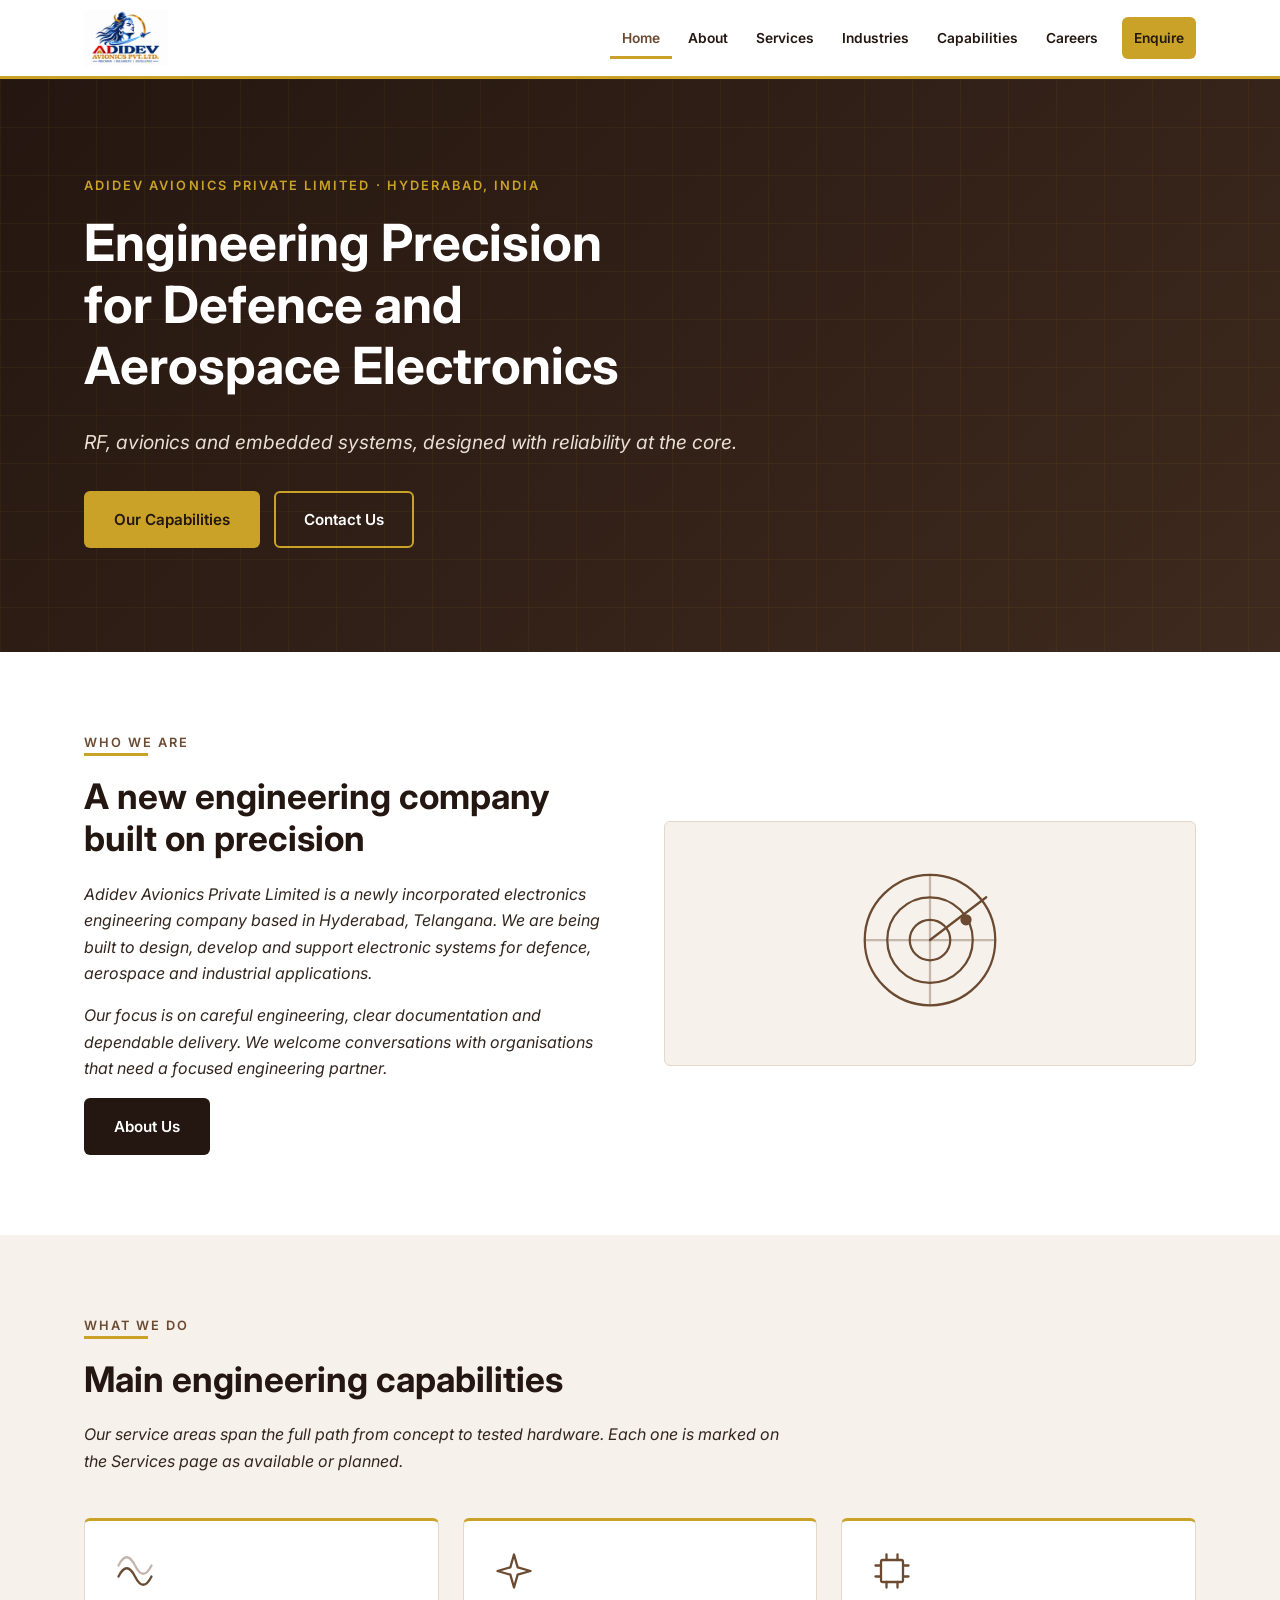
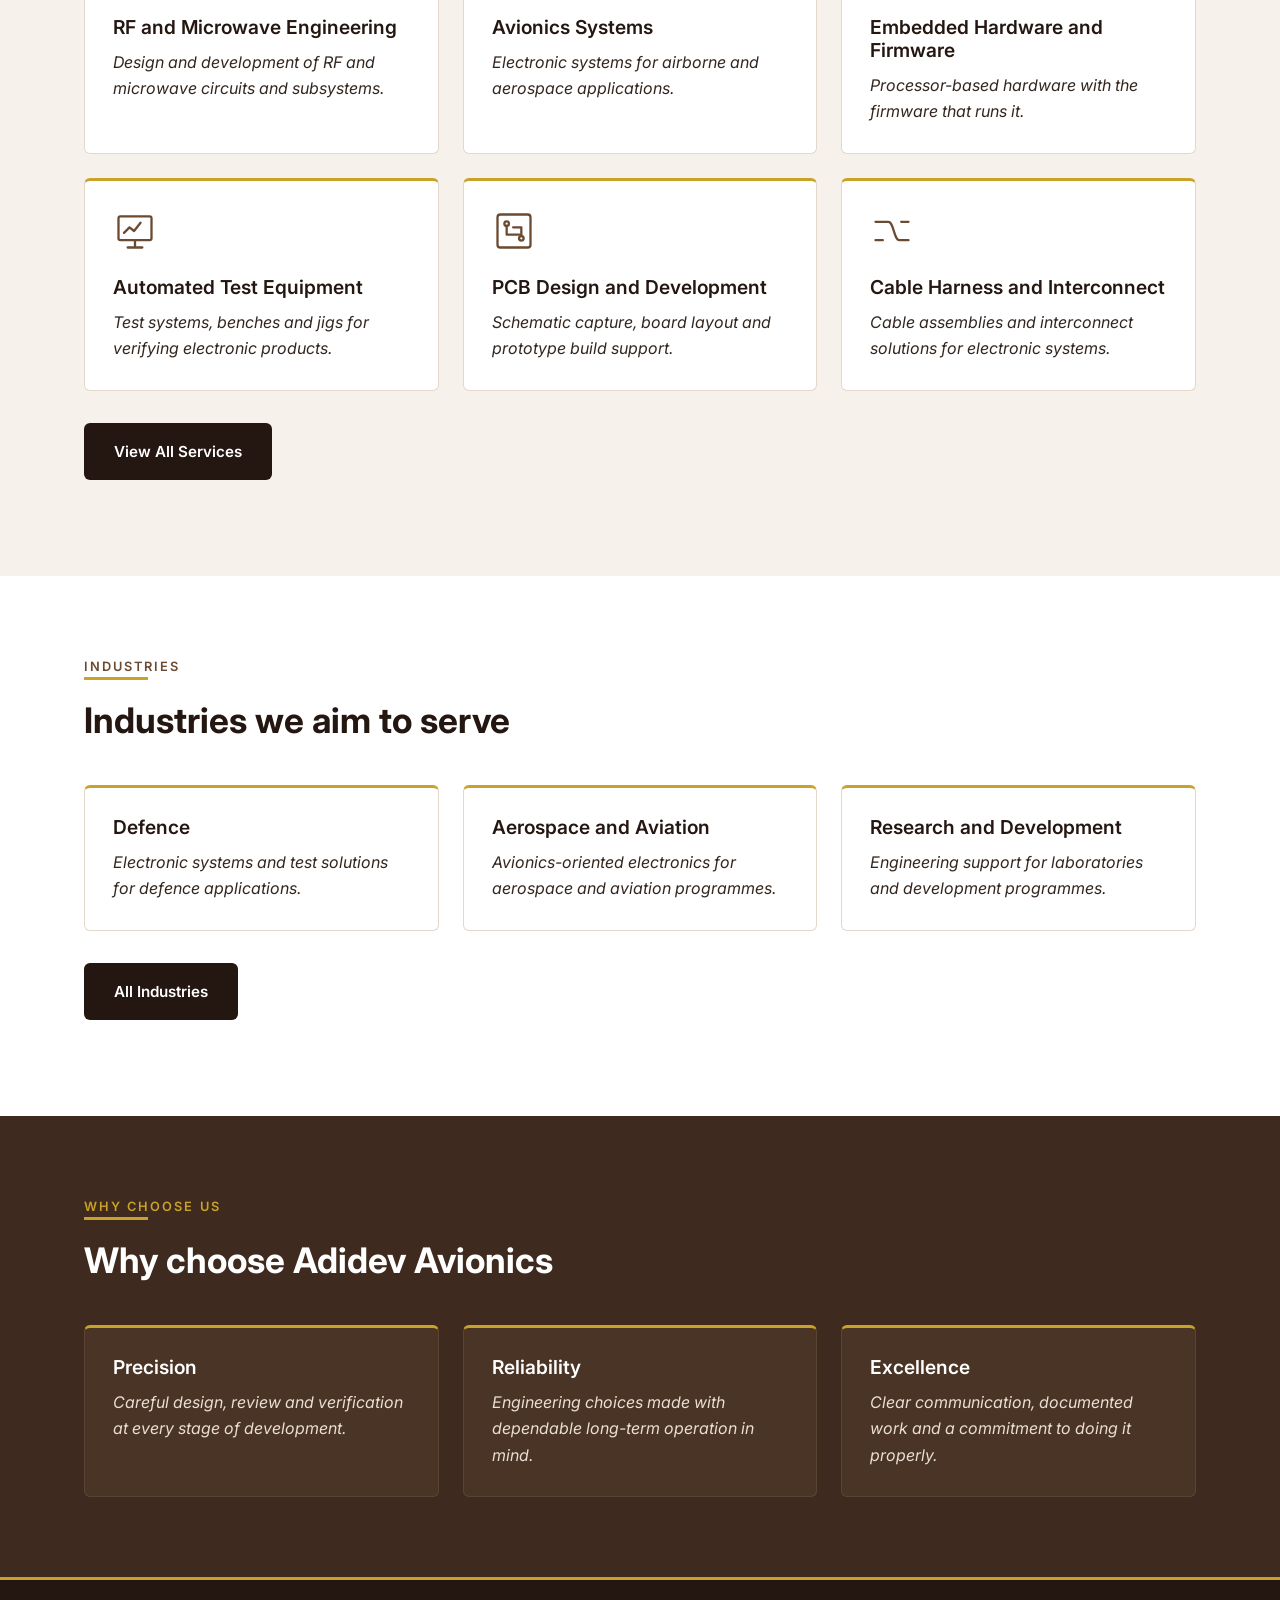
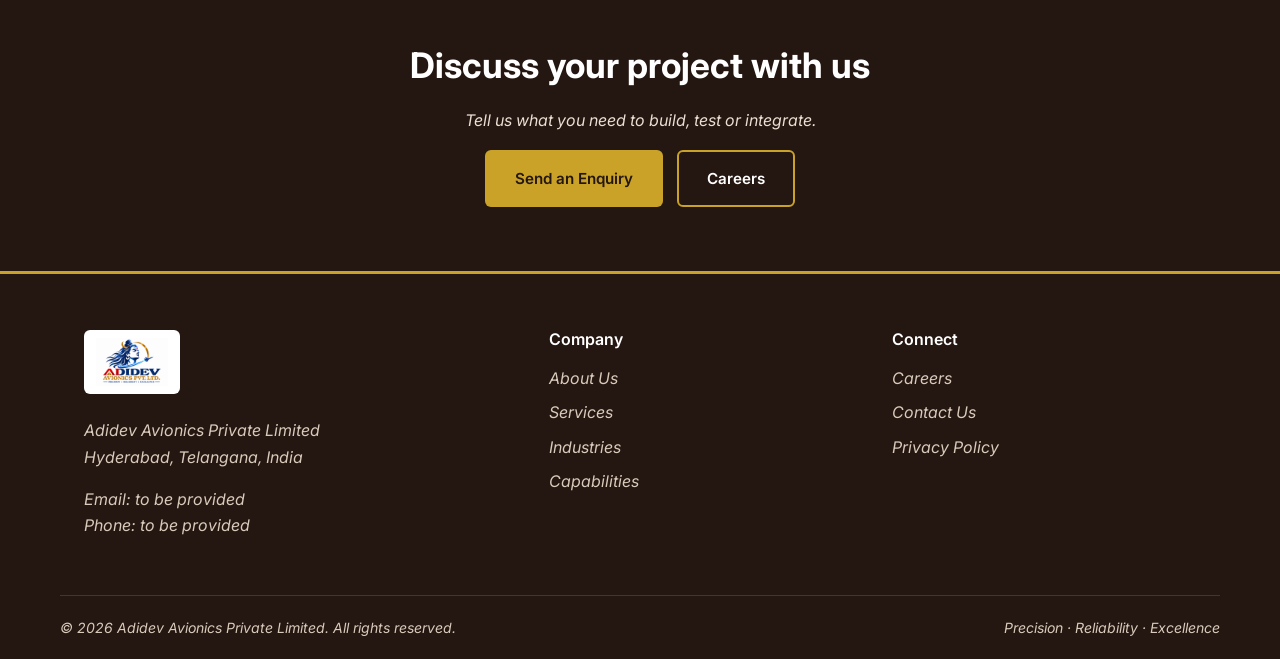
<file: index.html>
<!DOCTYPE html>
<html lang="en">
<head>
  <meta charset="UTF-8">
  <meta name="viewport" content="width=device-width, initial-scale=1">
  <title>Adidev Avionics Private Limited | Defence and Aerospace Electronics, Hyderabad</title>
  <meta name="description" content="Adidev Avionics Private Limited, Hyderabad: RF and microwave engineering, avionics, embedded systems, test equipment and electronics design for defence and aerospace.">
  <meta name="theme-color" content="#241610"><link rel="icon" href="icons/favicon.svg" type="image/svg+xml">
  <link rel="canonical" href="https://adidevavionics.com/">
  <link rel="stylesheet" href="css/style.css">
  <script src="js/main.js" defer></script>
</head>
<body>
  <a class="skip-link" href="#main">Skip to main content</a>

  <header class="site-header">
    <div class="container header-inner">
      <a class="logo-link" href="index.html" aria-label="Adidev Avionics home">
        <img src="images/logo.png" alt="Adidev Avionics Private Limited logo">
      </a>
      <button class="menu-toggle" aria-expanded="false" aria-controls="primary-nav">Menu</button>
      <nav class="primary-nav" id="primary-nav" aria-label="Main navigation">
        <ul class="nav-list">
          <li><a href="index.html" aria-current="page">Home</a></li>
          <li><a href="about.html">About</a></li>
          <li><a href="services.html">Services</a></li>
          <li><a href="industries.html">Industries</a></li>
          <li><a href="capabilities.html">Capabilities</a></li>
          <li><a href="careers.html">Careers</a></li>
          <li class="nav-cta"><a href="contact.html">Enquire</a></li>
        </ul>
      </nav>
    </div>
  </header>

  <main id="main">

    <section class="hero">
      <div class="container">
        <span class="eyebrow">Adidev Avionics Private Limited &middot; Hyderabad, India</span>
        <h1>Engineering Precision for Defence and Aerospace Electronics</h1>
        <p class="tagline">RF, avionics and embedded systems, designed with reliability at the core.</p>
        <div class="hero-actions">
          <a class="btn btn-gold" href="services.html">Our Capabilities</a>
          <a class="btn btn-outline" href="contact.html">Contact Us</a>
        </div>
      </div>
    </section>

    <section class="section">
      <div class="container grid grid-2" style="align-items:center; gap:48px;">
        <div class="reveal">
          <span class="eyebrow" style="color:var(--walnut);">Who we are</span>
          <hr class="gold-rule">
          <h2>A new engineering company built on precision</h2>
          <p>Adidev Avionics Private Limited is a newly incorporated electronics engineering company based in Hyderabad, Telangana. We are being built to design, develop and support electronic systems for defence, aerospace and industrial applications.</p>
          <p>Our focus is on careful engineering, clear documentation and dependable delivery. We welcome conversations with organisations that need a focused engineering partner.</p>
          <a class="btn btn-dark" href="about.html">About Us</a>
        </div>
        <div class="reveal">
          <div class="service-art" aria-hidden="true">
            <svg viewBox="0 0 240 160" fill="none" stroke="currentColor" stroke-width="2" stroke-linecap="round" stroke-linejoin="round">
              <circle cx="120" cy="80" r="58"/>
              <circle cx="120" cy="80" r="38"/>
              <circle cx="120" cy="80" r="18"/>
              <line x1="120" y1="80" x2="170" y2="42"/>
              <circle cx="152" cy="62" r="4" fill="currentColor"/>
              <line x1="62" y1="80" x2="178" y2="80" stroke-opacity="0.35"/>
              <line x1="120" y1="22" x2="120" y2="138" stroke-opacity="0.35"/>
            </svg>
          </div>
        </div>
      </div>
    </section>

    <section class="section section-alt">
      <div class="container">
        <div class="section-head reveal">
          <span class="eyebrow">What we do</span>
          <hr class="gold-rule">
          <h2>Main engineering capabilities</h2>
          <p>Our service areas span the full path from concept to tested hardware. Each one is marked on the Services page as available or planned.</p>
        </div>
        <div class="grid grid-3">
          <article class="card reveal">
            <svg class="icon" viewBox="0 0 48 48" fill="none" stroke="currentColor" stroke-width="2.5" stroke-linecap="round" stroke-linejoin="round" aria-hidden="true"><path d="M6 30c6-12 12-12 18 0s12 12 18 0"/><path d="M6 18c6-12 12-12 18 0s12 12 18 0" stroke-opacity="0.4"/></svg>
            <h3>RF and Microwave Engineering</h3>
            <p>Design and development of RF and microwave circuits and subsystems.</p>
          </article>
          <article class="card reveal">
            <svg class="icon" viewBox="0 0 48 48" fill="none" stroke="currentColor" stroke-width="2.5" stroke-linecap="round" stroke-linejoin="round" aria-hidden="true"><path d="M24 6l4 14 14 4-14 4-4 14-4-14-14-4 14-4z"/></svg>
            <h3>Avionics Systems</h3>
            <p>Electronic systems for airborne and aerospace applications.</p>
          </article>
          <article class="card reveal">
            <svg class="icon" viewBox="0 0 48 48" fill="none" stroke="currentColor" stroke-width="2.5" stroke-linecap="round" stroke-linejoin="round" aria-hidden="true"><rect x="12" y="12" width="24" height="24" rx="2"/><path d="M18 6v6M30 6v6M18 36v6M30 36v6M6 18h6M6 30h6M36 18h6M36 30h6"/></svg>
            <h3>Embedded Hardware and Firmware</h3>
            <p>Processor-based hardware with the firmware that runs it.</p>
          </article>
          <article class="card reveal">
            <svg class="icon" viewBox="0 0 48 48" fill="none" stroke="currentColor" stroke-width="2.5" stroke-linecap="round" stroke-linejoin="round" aria-hidden="true"><rect x="6" y="8" width="36" height="26" rx="2"/><path d="M16 42h16M24 34v8"/><path d="M12 26l6-6 5 4 7-9"/></svg>
            <h3>Automated Test Equipment</h3>
            <p>Test systems, benches and jigs for verifying electronic products.</p>
          </article>
          <article class="card reveal">
            <svg class="icon" viewBox="0 0 48 48" fill="none" stroke="currentColor" stroke-width="2.5" stroke-linecap="round" stroke-linejoin="round" aria-hidden="true"><rect x="6" y="6" width="36" height="36" rx="3"/><circle cx="16" cy="16" r="2.5"/><circle cx="32" cy="32" r="2.5"/><path d="M16 18.5V28h14M32 29.5V20h-9"/></svg>
            <h3>PCB Design and Development</h3>
            <p>Schematic capture, board layout and prototype build support.</p>
          </article>
          <article class="card reveal">
            <svg class="icon" viewBox="0 0 48 48" fill="none" stroke="currentColor" stroke-width="2.5" stroke-linecap="round" stroke-linejoin="round" aria-hidden="true"><path d="M6 14h14c6 0 6 20 12 20h10"/><path d="M6 34h8M34 14h8"/></svg>
            <h3>Cable Harness and Interconnect</h3>
            <p>Cable assemblies and interconnect solutions for electronic systems.</p>
          </article>
        </div>
        <p style="margin-top:32px;"><a class="btn btn-dark" href="services.html">View All Services</a></p>
      </div>
    </section>

    <section class="section">
      <div class="container">
        <div class="section-head reveal">
          <span class="eyebrow">Industries</span>
          <hr class="gold-rule">
          <h2>Industries we aim to serve</h2>
        </div>
        <div class="grid grid-3">
          <div class="card reveal"><h3>Defence</h3><p>Electronic systems and test solutions for defence applications.</p></div>
          <div class="card reveal"><h3>Aerospace and Aviation</h3><p>Avionics-oriented electronics for aerospace and aviation programmes.</p></div>
          <div class="card reveal"><h3>Research and Development</h3><p>Engineering support for laboratories and development programmes.</p></div>
        </div>
        <p style="margin-top:32px;"><a class="btn btn-dark" href="industries.html">All Industries</a></p>
      </div>
    </section>

    <section class="section section-dark">
      <div class="container">
        <div class="section-head reveal">
          <span class="eyebrow">Why choose us</span>
          <hr class="gold-rule">
          <h2>Why choose Adidev Avionics</h2>
        </div>
        <div class="grid grid-3">
          <div class="card reveal"><h3>Precision</h3><p>Careful design, review and verification at every stage of development.</p></div>
          <div class="card reveal"><h3>Reliability</h3><p>Engineering choices made with dependable long-term operation in mind.</p></div>
          <div class="card reveal"><h3>Excellence</h3><p>Clear communication, documented work and a commitment to doing it properly.</p></div>
        </div>
      </div>
    </section>

    <section class="cta-band">
      <div class="container reveal">
        <h2>Discuss your project with us</h2>
        <p>Tell us what you need to build, test or integrate.</p>
        <div class="hero-actions">
          <a class="btn btn-gold" href="contact.html">Send an Enquiry</a>
          <a class="btn btn-outline" href="careers.html">Careers</a>
        </div>
      </div>
    </section>

  </main>

  <footer class="site-footer">
    <div class="container footer-grid">
      <div>
        <div class="footer-logo"><img src="images/logo.png" alt="Adidev Avionics Private Limited logo"></div>
        <p>Adidev Avionics Private Limited<br>Hyderabad, Telangana, India</p>
        <p>Email: <em>to be provided</em><br>Phone: <em>to be provided</em></p>
      </div>
      <div>
        <h3>Company</h3>
        <ul>
          <li><a href="about.html">About Us</a></li>
          <li><a href="services.html">Services</a></li>
          <li><a href="industries.html">Industries</a></li>
          <li><a href="capabilities.html">Capabilities</a></li>
        </ul>
      </div>
      <div>
        <h3>Connect</h3>
        <ul>
          <li><a href="careers.html">Careers</a></li>
          <li><a href="contact.html">Contact Us</a></li>
          <li><a href="privacy.html">Privacy Policy</a></li>
        </ul>
      </div>
    </div>
    <div class="container footer-bottom">
      <span>&copy; <span id="year">2026</span> Adidev Avionics Private Limited. All rights reserved.</span>
      <span>Precision &middot; Reliability &middot; Excellence</span>
    </div>
  </footer>
</body>
</html>
</file>
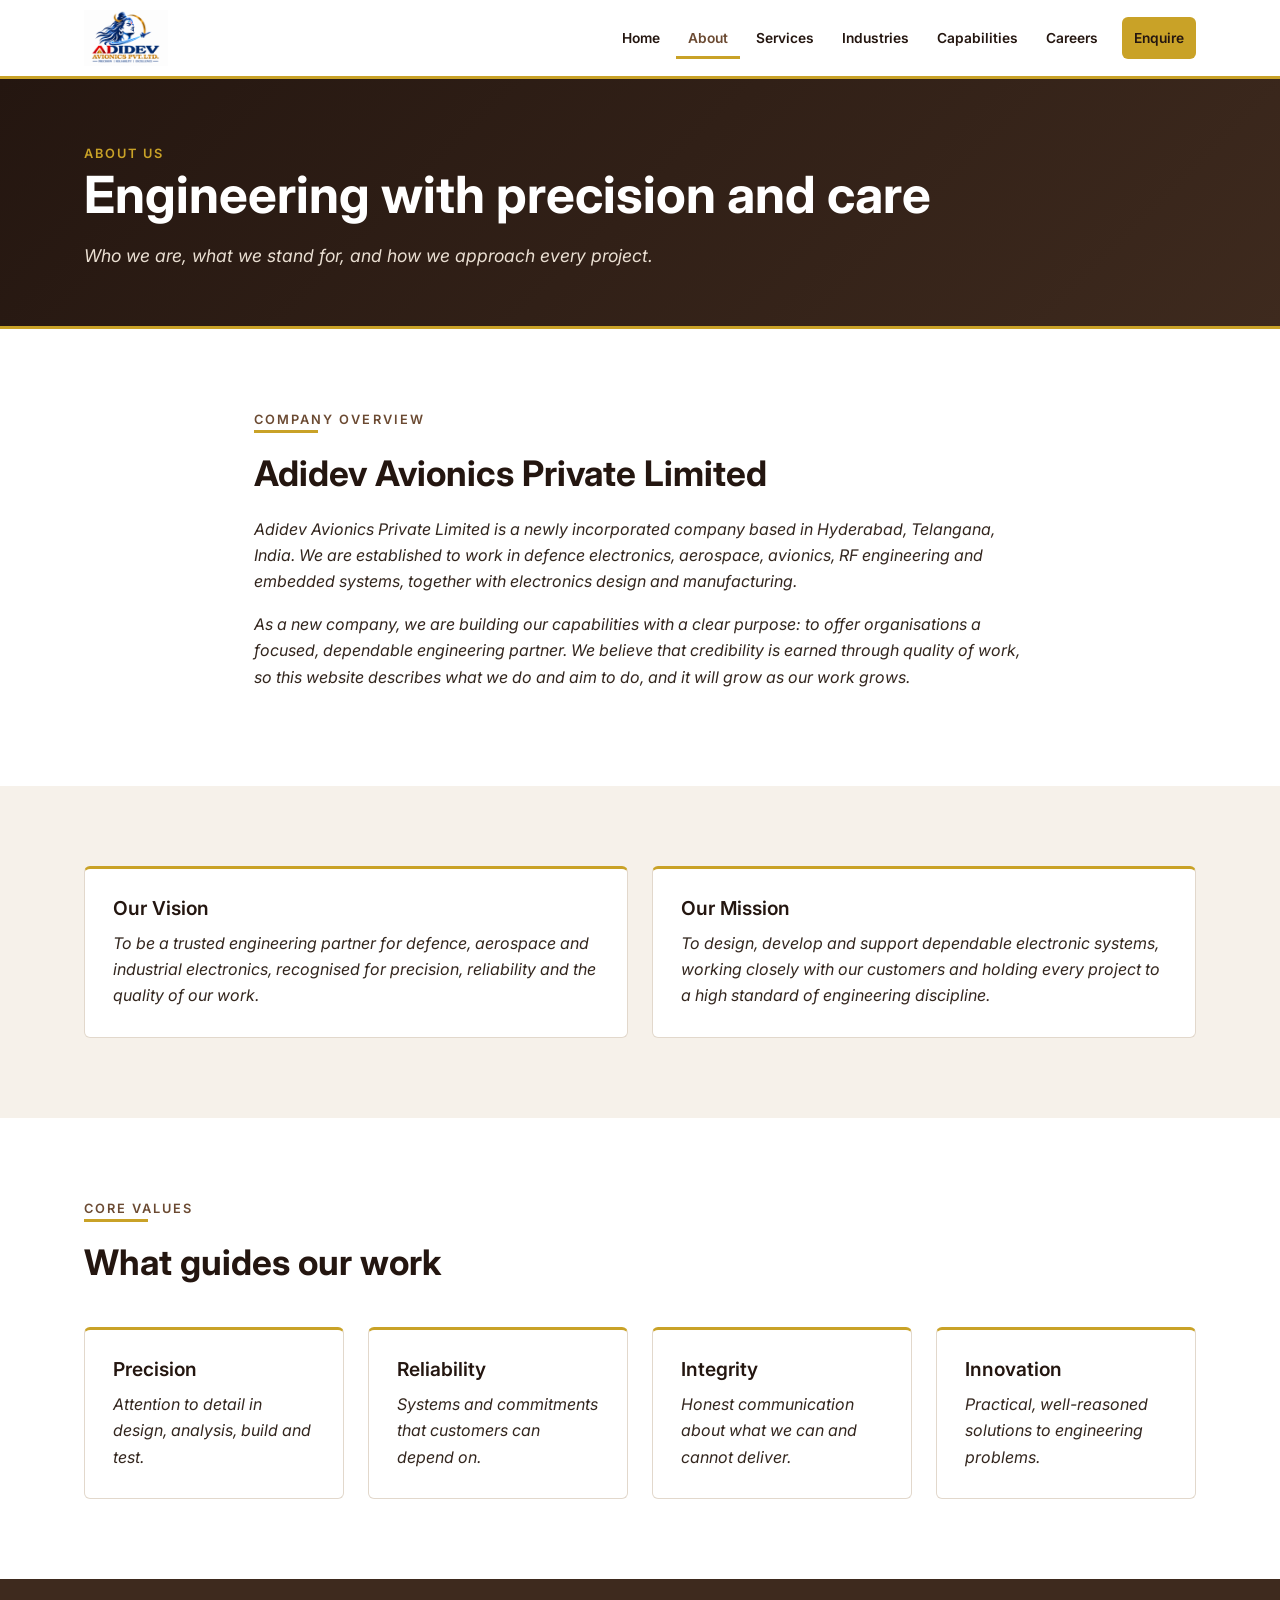
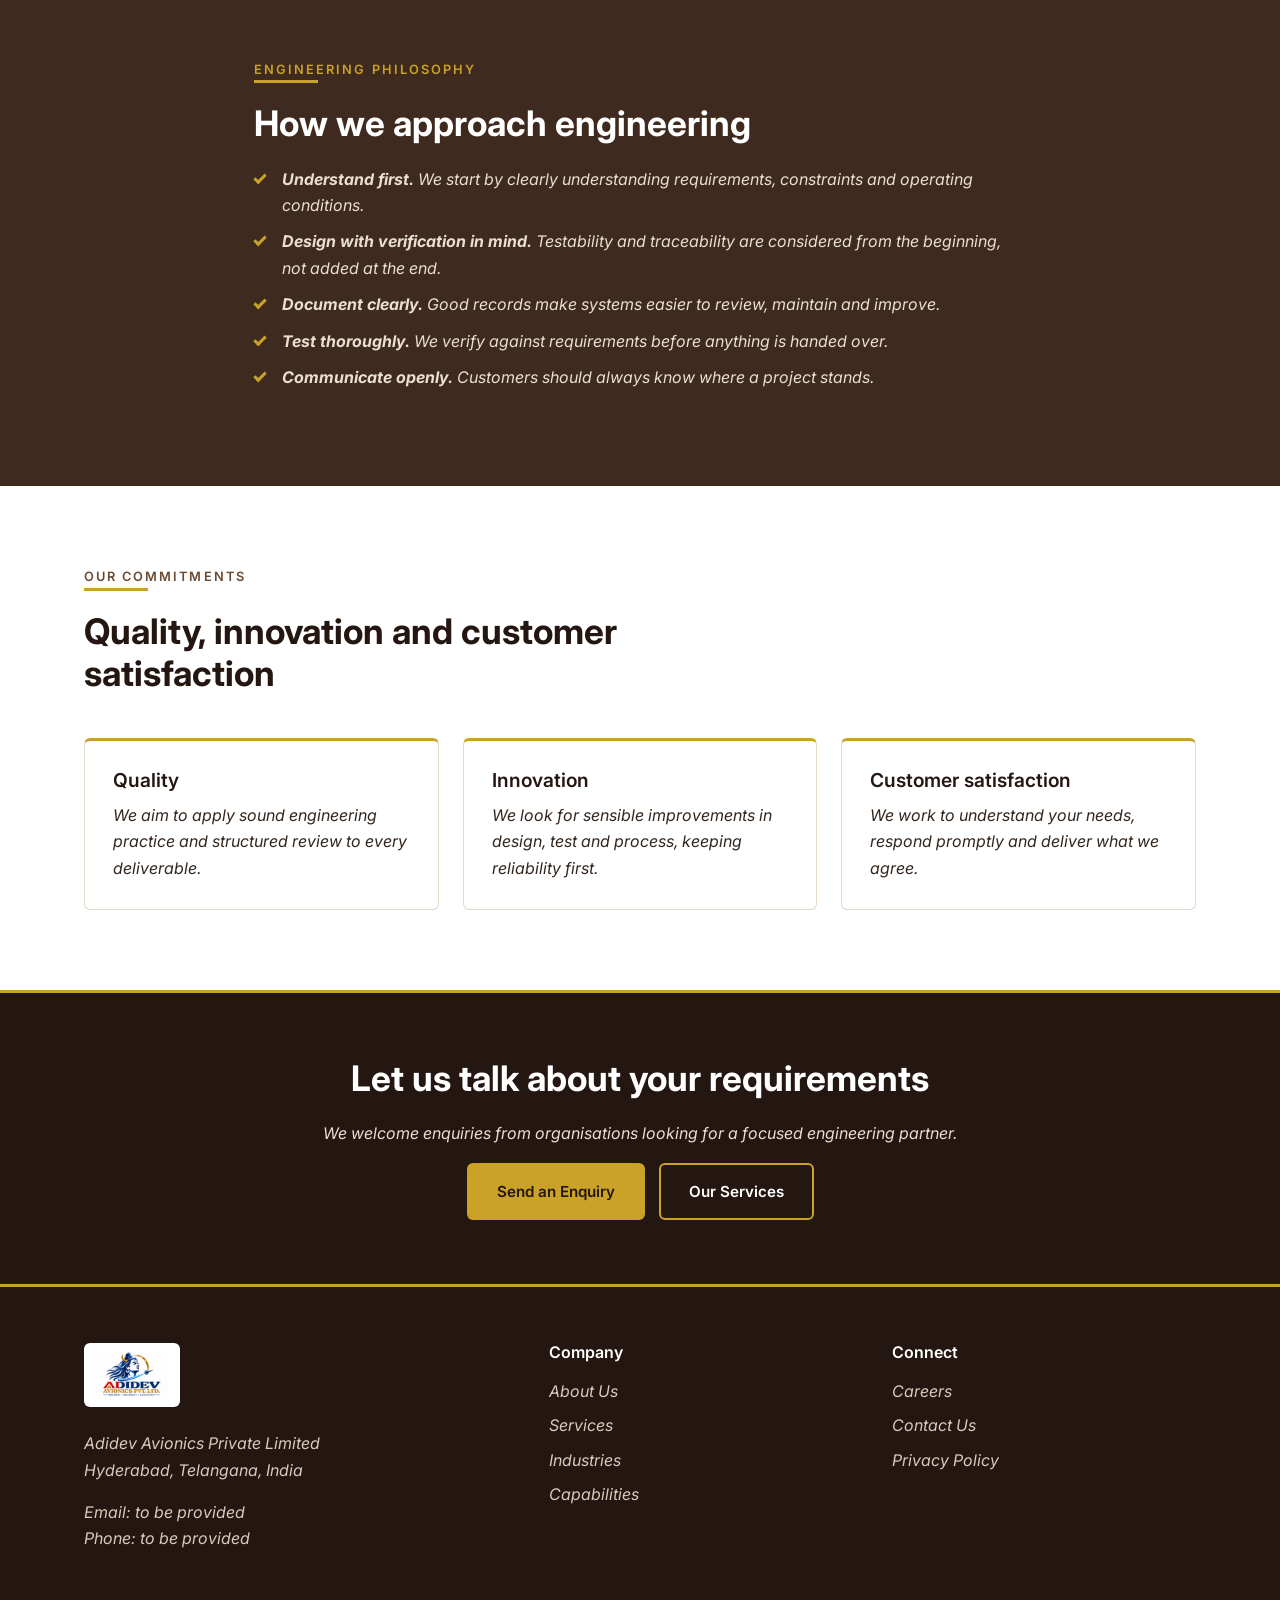
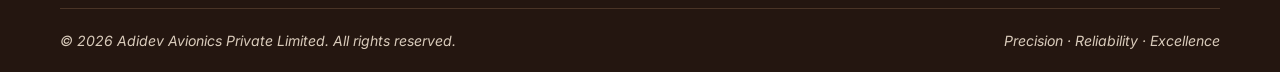
<file: about.html>
<!DOCTYPE html>
<html lang="en">
<head>
  <meta charset="UTF-8">
  <meta name="viewport" content="width=device-width, initial-scale=1">
  <title>About Us | Adidev Avionics Private Limited</title>
  <meta name="description" content="About Adidev Avionics Private Limited, a newly incorporated electronics engineering company in Hyderabad: our vision, mission, values and engineering philosophy.">
  <meta name="theme-color" content="#241610"><link rel="icon" href="icons/favicon.svg" type="image/svg+xml">
  <link rel="canonical" href="https://adidevavionics.com/about.html">
  <link rel="stylesheet" href="css/style.css">
  <script src="js/main.js" defer></script>
</head>
<body>
  <a class="skip-link" href="#main">Skip to main content</a>

  <header class="site-header">
    <div class="container header-inner">
      <a class="logo-link" href="index.html" aria-label="Adidev Avionics home">
        <img src="images/logo.png" alt="Adidev Avionics Private Limited logo">
      </a>
      <button class="menu-toggle" aria-expanded="false" aria-controls="primary-nav">Menu</button>
      <nav class="primary-nav" id="primary-nav" aria-label="Main navigation">
        <ul class="nav-list">
          <li><a href="index.html">Home</a></li>
          <li><a href="about.html" aria-current="page">About</a></li>
          <li><a href="services.html">Services</a></li>
          <li><a href="industries.html">Industries</a></li>
          <li><a href="capabilities.html">Capabilities</a></li>
          <li><a href="careers.html">Careers</a></li>
          <li class="nav-cta"><a href="contact.html">Enquire</a></li>
        </ul>
      </nav>
    </div>
  </header>

  <main id="main">

    <section class="page-hero">
      <div class="container">
        <span class="eyebrow">About Us</span>
        <h1>Engineering with precision and care</h1>
        <p>Who we are, what we stand for, and how we approach every project.</p>
      </div>
    </section>

    <section class="section">
      <div class="container" style="max-width:820px;">
        <div class="reveal">
          <span class="eyebrow" style="color:var(--walnut);">Company overview</span>
          <hr class="gold-rule">
          <h2>Adidev Avionics Private Limited</h2>
          <p>Adidev Avionics Private Limited is a newly incorporated company based in Hyderabad, Telangana, India. We are established to work in defence electronics, aerospace, avionics, RF engineering and embedded systems, together with electronics design and manufacturing.</p>
          <p>As a new company, we are building our capabilities with a clear purpose: to offer organisations a focused, dependable engineering partner. We believe that credibility is earned through quality of work, so this website describes what we do and aim to do, and it will grow as our work grows.</p>
        </div>
      </div>
    </section>

    <section class="section section-alt">
      <div class="container">
        <div class="grid grid-2">
          <div class="card reveal">
            <h3>Our Vision</h3>
            <p>To be a trusted engineering partner for defence, aerospace and industrial electronics, recognised for precision, reliability and the quality of our work.</p>
          </div>
          <div class="card reveal">
            <h3>Our Mission</h3>
            <p>To design, develop and support dependable electronic systems, working closely with our customers and holding every project to a high standard of engineering discipline.</p>
          </div>
        </div>
      </div>
    </section>

    <section class="section">
      <div class="container">
        <div class="section-head reveal">
          <span class="eyebrow">Core values</span>
          <hr class="gold-rule">
          <h2>What guides our work</h2>
        </div>
        <div class="grid grid-4">
          <div class="card reveal"><h3>Precision</h3><p>Attention to detail in design, analysis, build and test.</p></div>
          <div class="card reveal"><h3>Reliability</h3><p>Systems and commitments that customers can depend on.</p></div>
          <div class="card reveal"><h3>Integrity</h3><p>Honest communication about what we can and cannot deliver.</p></div>
          <div class="card reveal"><h3>Innovation</h3><p>Practical, well-reasoned solutions to engineering problems.</p></div>
        </div>
      </div>
    </section>

    <section class="section section-dark">
      <div class="container" style="max-width:820px;">
        <div class="reveal">
          <span class="eyebrow">Engineering philosophy</span>
          <hr class="gold-rule">
          <h2>How we approach engineering</h2>
          <ul class="check-list">
            <li><strong>Understand first.</strong> We start by clearly understanding requirements, constraints and operating conditions.</li>
            <li><strong>Design with verification in mind.</strong> Testability and traceability are considered from the beginning, not added at the end.</li>
            <li><strong>Document clearly.</strong> Good records make systems easier to review, maintain and improve.</li>
            <li><strong>Test thoroughly.</strong> We verify against requirements before anything is handed over.</li>
            <li><strong>Communicate openly.</strong> Customers should always know where a project stands.</li>
          </ul>
        </div>
      </div>
    </section>

    <section class="section">
      <div class="container">
        <div class="section-head reveal">
          <span class="eyebrow" style="color:var(--walnut);">Our commitments</span>
          <hr class="gold-rule">
          <h2>Quality, innovation and customer satisfaction</h2>
        </div>
        <div class="grid grid-3">
          <div class="card reveal"><h3>Quality</h3><p>We aim to apply sound engineering practice and structured review to every deliverable.</p></div>
          <div class="card reveal"><h3>Innovation</h3><p>We look for sensible improvements in design, test and process, keeping reliability first.</p></div>
          <div class="card reveal"><h3>Customer satisfaction</h3><p>We work to understand your needs, respond promptly and deliver what we agree.</p></div>
        </div>
      </div>
    </section>

    <section class="cta-band">
      <div class="container reveal">
        <h2>Let us talk about your requirements</h2>
        <p>We welcome enquiries from organisations looking for a focused engineering partner.</p>
        <div class="hero-actions">
          <a class="btn btn-gold" href="contact.html">Send an Enquiry</a>
          <a class="btn btn-outline" href="services.html">Our Services</a>
        </div>
      </div>
    </section>

  </main>

  <footer class="site-footer">
    <div class="container footer-grid">
      <div>
        <div class="footer-logo"><img src="images/logo.png" alt="Adidev Avionics Private Limited logo"></div>
        <p>Adidev Avionics Private Limited<br>Hyderabad, Telangana, India</p>
        <p>Email: <em>to be provided</em><br>Phone: <em>to be provided</em></p>
      </div>
      <div>
        <h3>Company</h3>
        <ul>
          <li><a href="about.html">About Us</a></li>
          <li><a href="services.html">Services</a></li>
          <li><a href="industries.html">Industries</a></li>
          <li><a href="capabilities.html">Capabilities</a></li>
        </ul>
      </div>
      <div>
        <h3>Connect</h3>
        <ul>
          <li><a href="careers.html">Careers</a></li>
          <li><a href="contact.html">Contact Us</a></li>
          <li><a href="privacy.html">Privacy Policy</a></li>
        </ul>
      </div>
    </div>
    <div class="container footer-bottom">
      <span>&copy; <span id="year">2026</span> Adidev Avionics Private Limited. All rights reserved.</span>
      <span>Precision &middot; Reliability &middot; Excellence</span>
    </div>
  </footer>
</body>
</html>
</file>
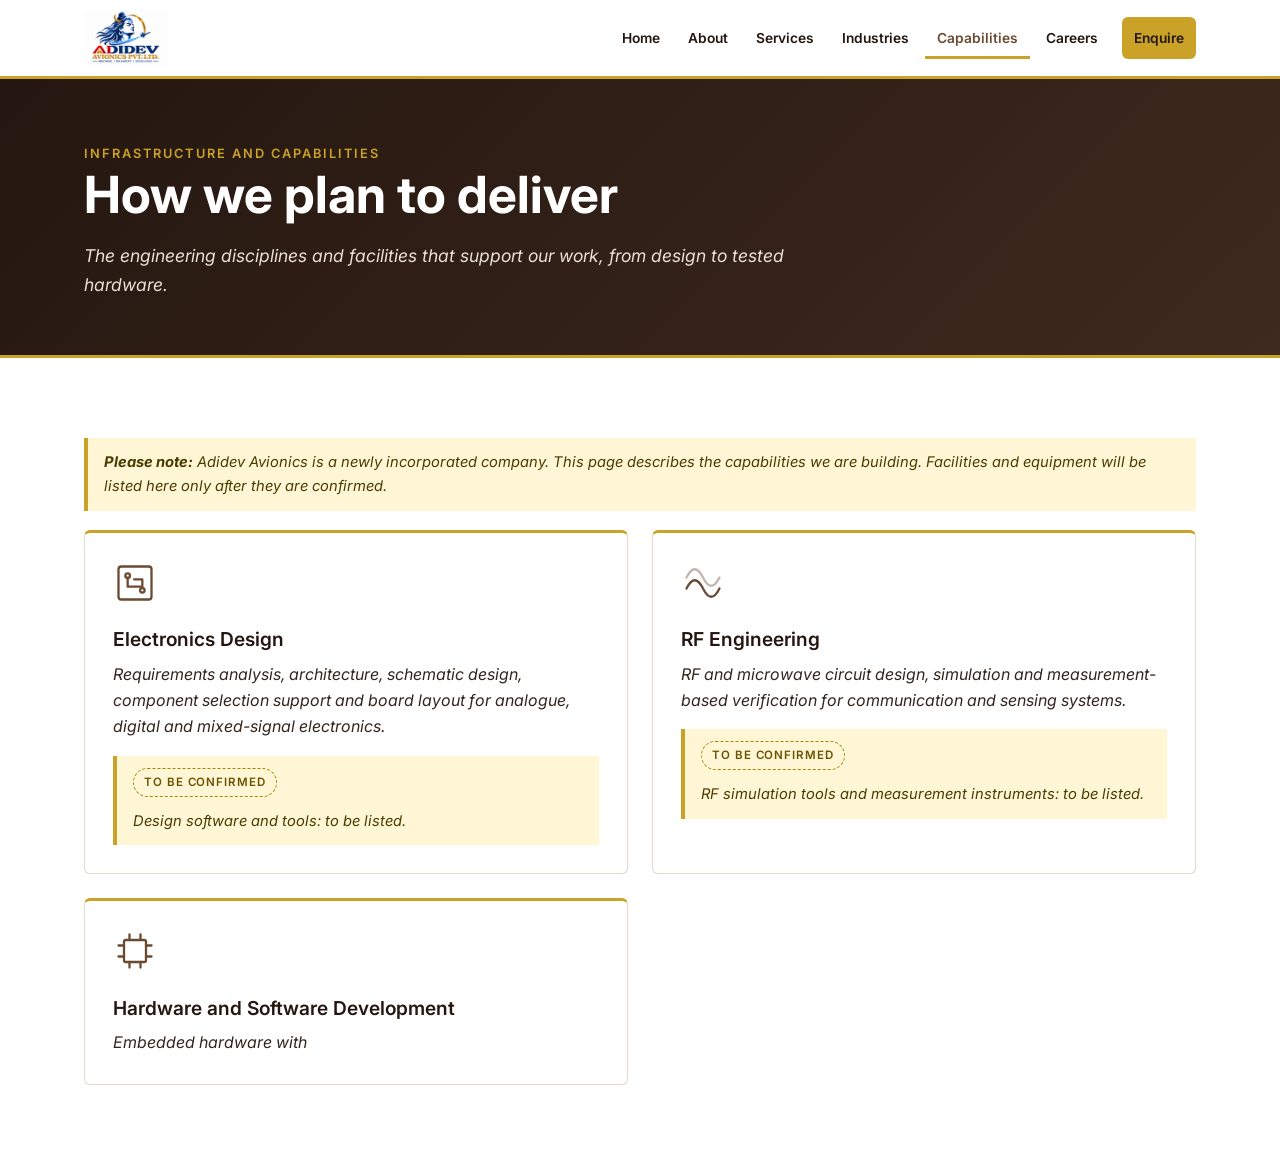
<file: capabilities.html>
<!DOCTYPE html>
<html lang="en">
<head>
  <meta charset="UTF-8">
  <meta name="viewport" content="width=device-width, initial-scale=1">
  <title>Infrastructure and Capabilities | Adidev Avionics Private Limited</title>
  <meta name="description" content="Engineering capabilities of Adidev Avionics Private Limited, Hyderabad: electronics design, RF engineering, hardware and software development, testing and validation, prototyping, and manufacturing.">
  <meta name="theme-color" content="#241610"><link rel="icon" href="icons/favicon.svg" type="image/svg+xml">
  <link rel="canonical" href="https://adidevavionics.com/capabilities.html">
  <link rel="stylesheet" href="css/style.css">
  <script src="js/main.js" defer></script>
</head>
<body>
  <a class="skip-link" href="#main">Skip to main content</a>

  <header class="site-header">
    <div class="container header-inner">
      <a class="logo-link" href="index.html" aria-label="Adidev Avionics home">
        <img src="images/logo.png" alt="Adidev Avionics Private Limited logo">
      </a>
      <button class="menu-toggle" aria-expanded="false" aria-controls="primary-nav">Menu</button>
      <nav class="primary-nav" id="primary-nav" aria-label="Main navigation">
        <ul class="nav-list">
          <li><a href="index.html">Home</a></li>
          <li><a href="about.html">About</a></li>
          <li><a href="services.html">Services</a></li>
          <li><a href="industries.html">Industries</a></li>
          <li><a href="capabilities.html" aria-current="page">Capabilities</a></li>
          <li><a href="careers.html">Careers</a></li>
          <li class="nav-cta"><a href="contact.html">Enquire</a></li>
        </ul>
      </nav>
    </div>
  </header>

  <main id="main">

    <section class="page-hero">
      <div class="container">
        <span class="eyebrow">Infrastructure and Capabilities</span>
        <h1>How we plan to deliver</h1>
        <p>The engineering disciplines and facilities that support our work, from design to tested hardware.</p>
      </div>
    </section>

    <section class="section">
      <div class="container">
        <p class="placeholder-note"><strong>Please note:</strong> Adidev Avionics is a newly incorporated company. This page describes the capabilities we are building. Facilities and equipment will be listed here only after they are confirmed.</p>
        <div class="grid grid-2">

          <article class="card reveal">
            <svg class="icon" viewBox="0 0 48 48" fill="none" stroke="currentColor" stroke-width="2.5" stroke-linecap="round" stroke-linejoin="round" aria-hidden="true"><rect x="6" y="6" width="36" height="36" rx="3"/><circle cx="16" cy="16" r="2.5"/><circle cx="32" cy="32" r="2.5"/><path d="M16 18.5V28h14M32 29.5V20h-9"/></svg>
            <h3>Electronics Design</h3>
            <p>Requirements analysis, architecture, schematic design, component selection support and board layout for analogue, digital and mixed-signal electronics.</p>
            <p class="placeholder-note"><span class="badge badge-tbc">To be confirmed</span><br>Design software and tools: <em>to be listed.</em></p>
          </article>

          <article class="card reveal">
            <svg class="icon" viewBox="0 0 48 48" fill="none" stroke="currentColor" stroke-width="2.5" stroke-linecap="round" stroke-linejoin="round" aria-hidden="true"><path d="M6 30c6-12 12-12 18 0s12 12 18 0"/><path d="M6 18c6-12 12-12 18 0s12 12 18 0" stroke-opacity="0.4"/></svg>
            <h3>RF Engineering</h3>
            <p>RF and microwave circuit design, simulation and measurement-based verification for communication and sensing systems.</p>
            <p class="placeholder-note"><span class="badge badge-tbc">To be confirmed</span><br>RF simulation tools and measurement instruments: <em>to be listed.</em></p>
          </article>

          <article class="card reveal">
            <svg class="icon" viewBox="0 0 48 48" fill="none" stroke="currentColor" stroke-width="2.5" stroke-linecap="round" stroke-linejoin="round" aria-hidden="true"><rect x="12" y="12" width="24" height="24" rx="2"/><path d="M18 6v6M30 6v6M18 36v6M30 36v6M6 18h6M6 30h6M36 18h6M36 30h6"/></svg>
            <h3>Hardware and Software Development</h3>
            <p>Embedded hardware with
</file>
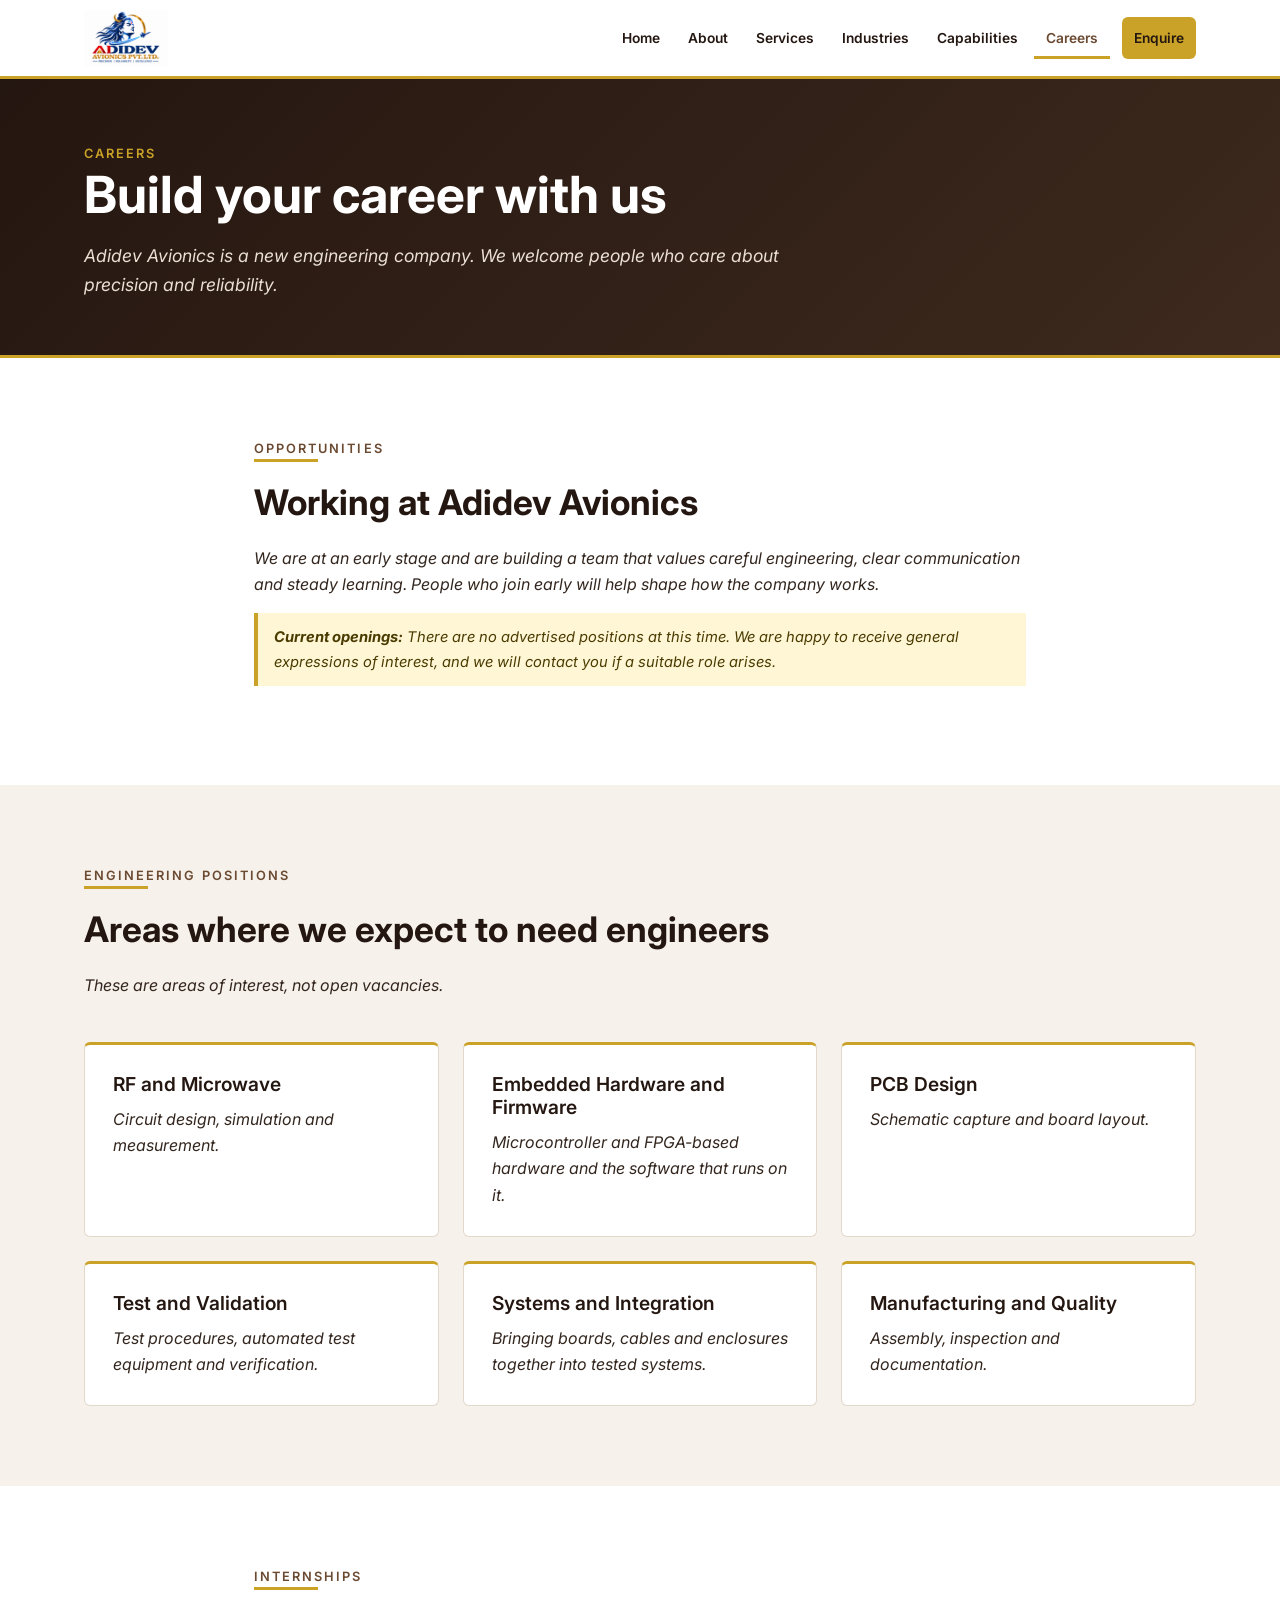
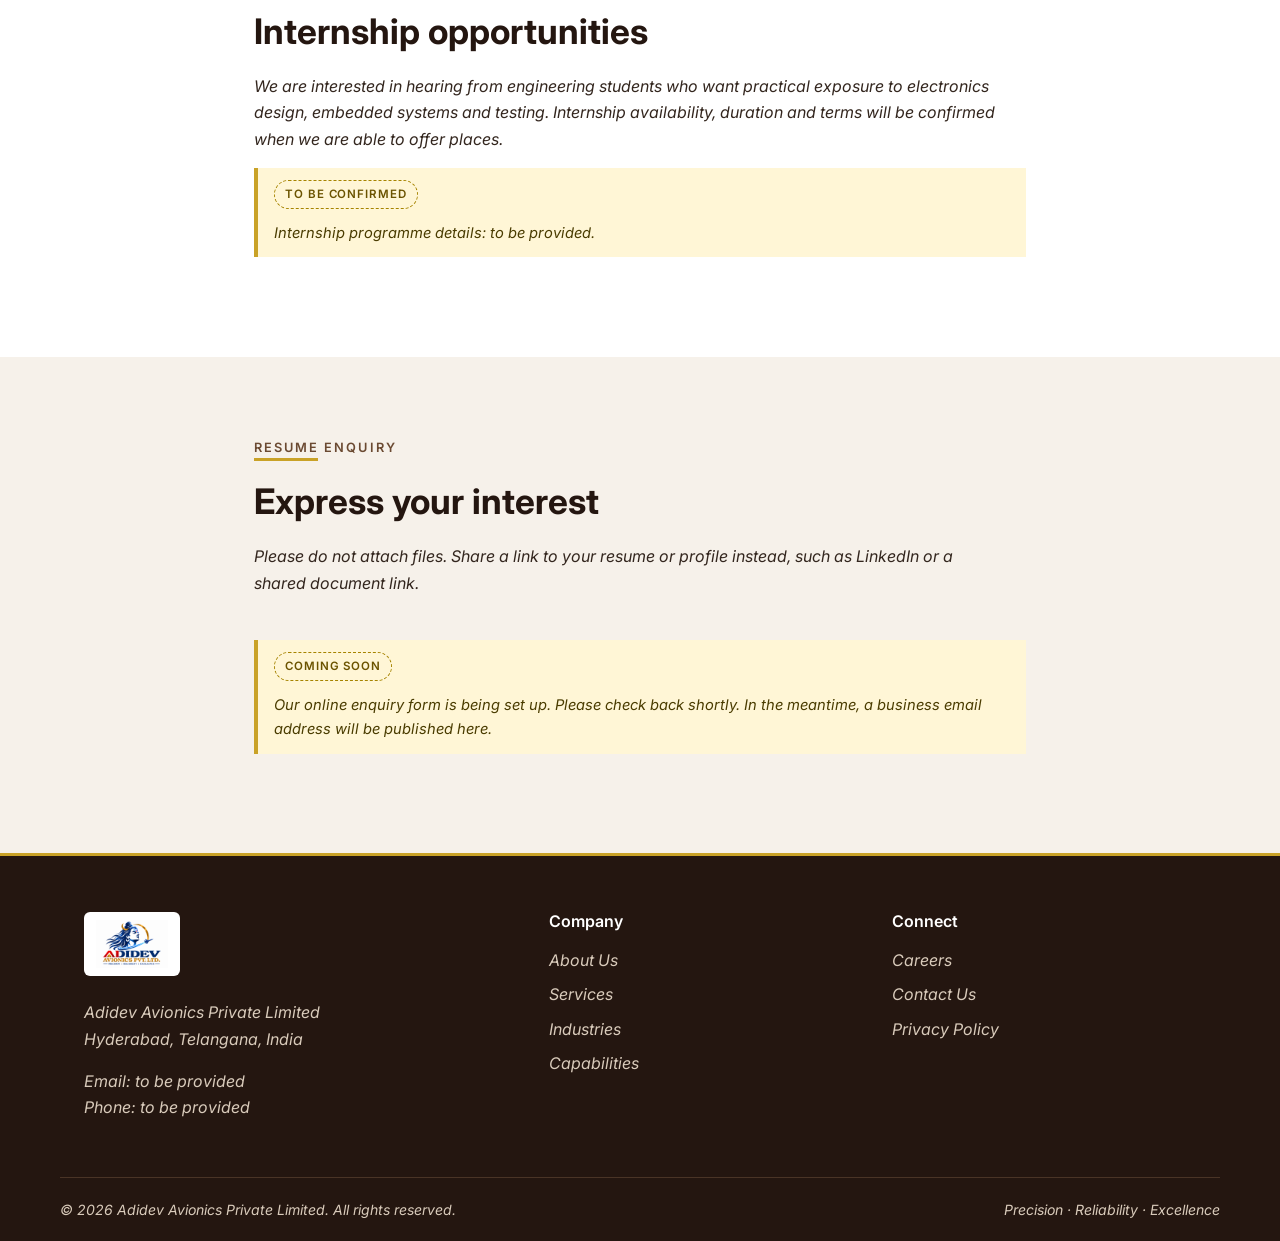
<file: careers.html>
<!DOCTYPE html>
<html lang="en">
<head>
  <meta charset="UTF-8">
  <meta name="viewport" content="width=device-width, initial-scale=1">
  <title>Careers | Adidev Avionics Private Limited</title>
  <meta name="description" content="Careers and internships at Adidev Avionics Private Limited, Hyderabad: engineering opportunities in RF, avionics, embedded systems and electronics design.">
  <meta name="theme-color" content="#241610"><link rel="icon" href="icons/favicon.svg" type="image/svg+xml">
  <link rel="canonical" href="https://adidevavionics.com/careers.html">
  <link rel="stylesheet" href="css/style.css">
  <script src="js/main.js" defer></script>
</head>
<body>
  <a class="skip-link" href="#main">Skip to main content</a>

  <header class="site-header">
    <div class="container header-inner">
      <a class="logo-link" href="index.html" aria-label="Adidev Avionics home">
        <img src="images/logo.png" alt="Adidev Avionics Private Limited logo">
      </a>
      <button class="menu-toggle" aria-expanded="false" aria-controls="primary-nav">Menu</button>
      <nav class="primary-nav" id="primary-nav" aria-label="Main navigation">
        <ul class="nav-list">
          <li><a href="index.html">Home</a></li>
          <li><a href="about.html">About</a></li>
          <li><a href="services.html">Services</a></li>
          <li><a href="industries.html">Industries</a></li>
          <li><a href="capabilities.html">Capabilities</a></li>
          <li><a href="careers.html" aria-current="page">Careers</a></li>
          <li class="nav-cta"><a href="contact.html">Enquire</a></li>
        </ul>
      </nav>
    </div>
  </header>

  <main id="main">

    <section class="page-hero">
      <div class="container">
        <span class="eyebrow">Careers</span>
        <h1>Build your career with us</h1>
        <p>Adidev Avionics is a new engineering company. We welcome people who care about precision and reliability.</p>
      </div>
    </section>

    <section class="section">
      <div class="container" style="max-width:820px;">
        <div class="reveal">
          <span class="eyebrow" style="color:var(--walnut);">Opportunities</span>
          <hr class="gold-rule">
          <h2>Working at Adidev Avionics</h2>
          <p>We are at an early stage and are building a team that values careful engineering, clear communication and steady learning. People who join early will help shape how the company works.</p>
          <p class="placeholder-note"><strong>Current openings:</strong> There are no advertised positions at this time. We are happy to receive general expressions of interest, and we will contact you if a suitable role arises.</p>
        </div>
      </div>
    </section>

    <section class="section section-alt">
      <div class="container">
        <div class="section-head reveal">
          <span class="eyebrow">Engineering positions</span>
          <hr class="gold-rule">
          <h2>Areas where we expect to need engineers</h2>
          <p>These are areas of interest, not open vacancies.</p>
        </div>
        <div class="grid grid-3">
          <div class="card reveal"><h3>RF and Microwave</h3><p>Circuit design, simulation and measurement.</p></div>
          <div class="card reveal"><h3>Embedded Hardware and Firmware</h3><p>Microcontroller and FPGA-based hardware and the software that runs on it.</p></div>
          <div class="card reveal"><h3>PCB Design</h3><p>Schematic capture and board layout.</p></div>
          <div class="card reveal"><h3>Test and Validation</h3><p>Test procedures, automated test equipment and verification.</p></div>
          <div class="card reveal"><h3>Systems and Integration</h3><p>Bringing boards, cables and enclosures together into tested systems.</p></div>
          <div class="card reveal"><h3>Manufacturing and Quality</h3><p>Assembly, inspection and documentation.</p></div>
        </div>
      </div>
    </section>

    <section class="section">
      <div class="container" style="max-width:820px;">
        <div class="reveal">
          <span class="eyebrow" style="color:var(--walnut);">Internships</span>
          <hr class="gold-rule">
          <h2>Internship opportunities</h2>
          <p>We are interested in hearing from engineering students who want practical exposure to electronics design, embedded systems and testing. Internship availability, duration and terms will be confirmed when we are able to offer places.</p>
          <p class="placeholder-note"><span class="badge badge-tbc">To be confirmed</span><br>Internship programme details: <em>to be provided.</em></p>
        </div>
      </div>
    </section>

    <section class="section section-alt" id="apply">
      <div class="container" style="max-width:820px;">
        <div class="section-head reveal">
          <span class="eyebrow">Resume enquiry</span>
          <hr class="gold-rule">
          <h2>Express your interest</h2>
          <p>Please do not attach files. Share a link to your resume or profile instead, such as LinkedIn or a shared document link.</p>
        </div>

<p class="placeholder-note reveal"><span class="badge badge-tbc">Coming soon</span><br>Our online enquiry form is being set up. Please check back shortly. In the meantime, a business email address will be published here.</p>
<!-- FORM DISABLED UNTIL ACCESS KEY IS ADDED
        <form class="reveal" id="careers-form" action="https://api.web3forms.com/submit" method="POST">
          <input type="hidden" name="access_key" value="YOUR_ACCESS_KEY_HERE">
          <input type="hidden" name="subject" value="Careers enquiry from adidevavionics.com">
          <input type="hidden" name="from_name" value="Adidev Avionics Website">
          <div class="hp-field" aria-hidden="true">
            <label for="c-botcheck">Leave this field empty</label>
            <input type="checkbox" id="c-botcheck" name="botcheck" tabindex="-1" autocomplete="off">
          </div>

          <div class="form-grid">
            <div class="form-field">
              <label for="c-name">Full name</label>
              <input type="text" id="c-name" name="name" required autocomplete="name" maxlength="100">
            </div>
            <div class="form-field">
              <label for="c-email">Email address</label>
              <input type="email" id="c-email" name="email" required autocomplete="email" maxlength="120">
            </div>
            <div class="form-field">
              <label for="c-interest">Area of interest</label>
              <select id="c-interest" name="interest" required>
                <option value="">Please select</option>
                <option>Engineering position</option>
                <option>Internship</option>
                <option>Other</option>
              </select>
            </div>
            <div class="form-field">
              <label for="c-link">Link to resume or profile (optional)</label>
              <input type="url" id="c-link" name="resume_link" placeholder="https://" maxlength="300">
            </div>
            <div class="form-field full">
              <label for="c-message">Short message</label>
              <textarea id="c-message" name="message" required maxlength="2000"></textarea>
            </div>
          </div>
          <p style="margin-top:20px;"><button class="btn btn-dark" type="submit">Send Enquiry</button></p>
          <p class="form-status" role="status" aria-live="polite"></p>
          <p style="font-size:0.88rem;">By submitting, you agree that we may use your details to respond to you. See our <a href="privacy.html">Privacy Policy</a>.</p>
        </form>
        -->
      </div>
    </section>

  </main>

  <footer class="site-footer">
    <div class="container footer-grid">
      <div>
        <div class="footer-logo"><img src="images/logo.png" alt="Adidev Avionics Private Limited logo"></div>
        <p>Adidev Avionics Private Limited<br>Hyderabad, Telangana, India</p>
        <p>Email: <em>to be provided</em><br>Phone: <em>to be provided</em></p>
      </div>
      <div>
        <h3>Company</h3>
        <ul>
          <li><a href="about.html">About Us</a></li>
          <li><a href="services.html">Services</a></li>
          <li><a href="industries.html">Industries</a></li>
          <li><a href="capabilities.html">Capabilities</a></li>
        </ul>
      </div>
      <div>
        <h3>Connect</h3>
        <ul>
          <li><a href="careers.html">Careers</a></li>
          <li><a href="contact.html">Contact Us</a></li>
          <li><a href="privacy.html">Privacy Policy</a></li>
        </ul>
      </div>
    </div>
    <div class="container footer-bottom">
      <span>&copy; <span id="year">2026</span> Adidev Avionics Private Limited. All rights reserved.</span>
      <span>Precision &middot; Reliability &middot; Excellence</span>
    </div>
  </footer>
</body>
</html>
</file>
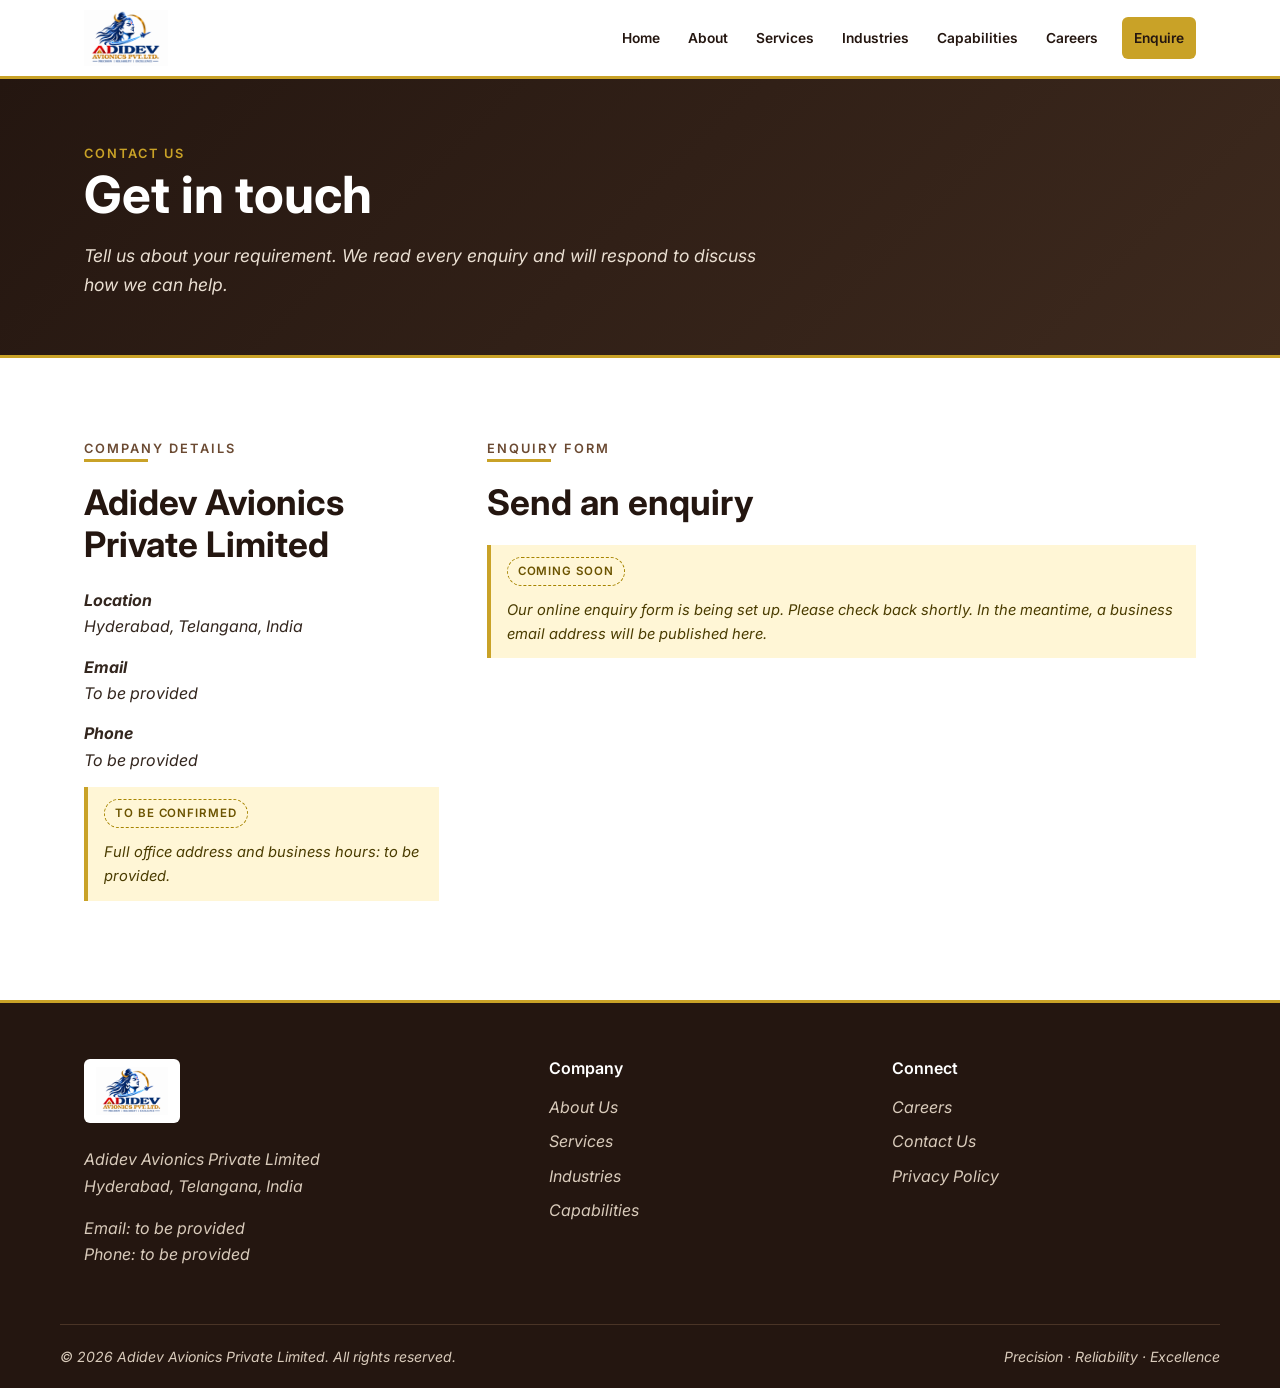
<file: contact.html>
<!DOCTYPE html>
<html lang="en">
<head>
  <meta charset="UTF-8">
  <meta name="viewport" content="width=device-width, initial-scale=1">
  <title>Contact Us | Adidev Avionics Private Limited</title>
  <meta name="description" content="Contact Adidev Avionics Private Limited, Hyderabad, Telangana, India. Send an enquiry about RF, avionics, embedded systems, test equipment, electronics design or careers.">
  <meta name="theme-color" content="#241610"><link rel="icon" href="icons/favicon.svg" type="image/svg+xml">
  <link rel="canonical" href="https://adidevavionics.com/contact.html">
  <link rel="stylesheet" href="css/style.css">
  <script src="js/main.js" defer></script>
</head>
<body>
  <a class="skip-link" href="#main">Skip to main content</a>

  <header class="site-header">
    <div class="container header-inner">
      <a class="logo-link" href="index.html" aria-label="Adidev Avionics home">
        <img src="images/logo.png" alt="Adidev Avionics Private Limited logo">
      </a>
      <button class="menu-toggle" aria-expanded="false" aria-controls="primary-nav">Menu</button>
      <nav class="primary-nav" id="primary-nav" aria-label="Main navigation">
        <ul class="nav-list">
          <li><a href="index.html">Home</a></li>
          <li><a href="about.html">About</a></li>
          <li><a href="services.html">Services</a></li>
          <li><a href="industries.html">Industries</a></li>
          <li><a href="capabilities.html">Capabilities</a></li>
          <li><a href="careers.html">Careers</a></li>
          <li class="nav-cta"><a href="contact.html" aria-current="page">Enquire</a></li>
        </ul>
      </nav>
    </div>
  </header>

  <main id="main">

    <section class="page-hero">
      <div class="container">
        <span class="eyebrow">Contact Us</span>
        <h1>Get in touch</h1>
        <p>Tell us about your requirement. We read every enquiry and will respond to discuss how we can help.</p>
      </div>
    </section>

    <section class="section">
      <div class="container" style="display:grid; grid-template-columns: 1fr 2fr; gap:48px; align-items:start;" id="contact-layout">

        <div class="reveal">
          <span class="eyebrow" style="color:var(--walnut);">Company details</span>
          <hr class="gold-rule">
          <h2>Adidev Avionics Private Limited</h2>
          <ul class="contact-list">
            <li><strong>Location</strong><br>Hyderabad, Telangana, India</li>
            <li><strong>Email</strong><br><em>To be provided</em></li>
            <li><strong>Phone</strong><br><em>To be provided</em></li>
          </ul>
          <p class="placeholder-note"><span class="badge badge-tbc">To be confirmed</span><br>Full office address and business hours: <em>to be provided.</em></p>
        </div>

        <div class="reveal">
          <span class="eyebrow" style="color:var(--walnut);">Enquiry form</span>
          <hr class="gold-rule">
          <h2>Send an enquiry</h2>

          <p class="placeholder-note reveal"><span class="badge badge-tbc">Coming soon</span><br>Our online enquiry form is being set up. Please check back shortly. In the meantime, a business email address will be published here.</p>
<!-- FORM DISABLED UNTIL ACCESS KEY IS ADDED
          <form id="contact-form" action="https://api.web3forms.com/submit" method="POST">
            <input type="hidden" name="access_key" value="YOUR_ACCESS_KEY_HERE">
            <input type="hidden" name="subject" value="Website enquiry from adidevavionics.com">
            <input type="hidden" name="from_name" value="Adidev Avionics Website">
            <div class="hp-field" aria-hidden="true">
              <label for="botcheck">Leave this field empty</label>
              <input type="checkbox" id="botcheck" name="botcheck" tabindex="-1" autocomplete="off">
            </div>

            <div class="form-grid">
              <div class="form-field">
                <label for="f-name">Full name</label>
                <input type="text" id="f-name" name="name" required autocomplete="name" maxlength="100">
              </div>
              <div class="form-field">
                <label for="f-email">Email address</label>
                <input type="email" id="f-email" name="email" required autocomplete="email" maxlength="120">
              </div>
              <div class="form-field">
                <label for="f-org">Organisation (optional)</label>
                <input type="text" id="f-org" name="organisation" autocomplete="organization" maxlength="120">
              </div>
              <div class="form-field">
                <label for="f-category">Enquiry category</label>
                <select id="f-category" name="category" required>
                  <option value="">Please select</option>
                  <option>RF and Microwave Engineering</option>
                  <option>Avionics Systems</option>
                  <option>Embedded Hardware and Firmware</option>
                  <option>Electronic System Design</option>
                  <option>Automated Test Equipment</option>
                  <option>Test Benches and Jigs</option>
                  <option>PCB Design</option>
                  <option>Cable Harness and Interconnect</option>
                  <option>Manufacturing and Integration</option>
                  <option>Careers and Internships</option>
                  <option>General Enquiry</option>
                </select>
              </div>
              <div class="form-field full">
                <label for="f-message">Your message</label>
                <textarea id="f-message" name="message" required maxlength="3000"></textarea>
              </div>
            </div>
            <p style="margin-top:20px;"><button class="btn btn-dark" type="submit">Send Enquiry</button></p>
            <p class="form-status" role="status" aria-live="polite"></p>
            <p style="font-size:0.88rem;">Please do not include classified or export-controlled information in this form. By submitting, you agree that we may use your details to respond to you. See our <a href="privacy.html">Privacy Policy</a>.</p>
          </form>
          -->
        </div>

      </div>
    </section>

  </main>

  <footer class="site-footer">
    <div class="container footer-grid">
      <div>
        <div class="footer-logo"><img src="images/logo.png" alt="Adidev Avionics Private Limited logo"></div>
        <p>Adidev Avionics Private Limited<br>Hyderabad, Telangana, India</p>
        <p>Email: <em>to be provided</em><br>Phone: <em>to be provided</em></p>
      </div>
      <div>
        <h3>Company</h3>
        <ul>
          <li><a href="about.html">About Us</a></li>
          <li><a href="services.html">Services</a></li>
          <li><a href="industries.html">Industries</a></li>
          <li><a href="capabilities.html">Capabilities</a></li>
        </ul>
      </div>
      <div>
        <h3>Connect</h3>
        <ul>
          <li><a href="careers.html">Careers</a></li>
          <li><a href="contact.html">Contact Us</a></li>
          <li><a href="privacy.html">Privacy Policy</a></li>
        </ul>
      </div>
    </div>
    <div class="container footer-bottom">
      <span>&copy; <span id="year">2026</span> Adidev Avionics Private Limited. All rights reserved.</span>
      <span>Precision &middot; Reliability &middot; Excellence</span>
    </div>
  </footer>

  <style>
    @media (max-width: 820px) { #contact-layout { grid-template-columns: 1fr !important; } }
  </style>
</body>
</html>
</file>
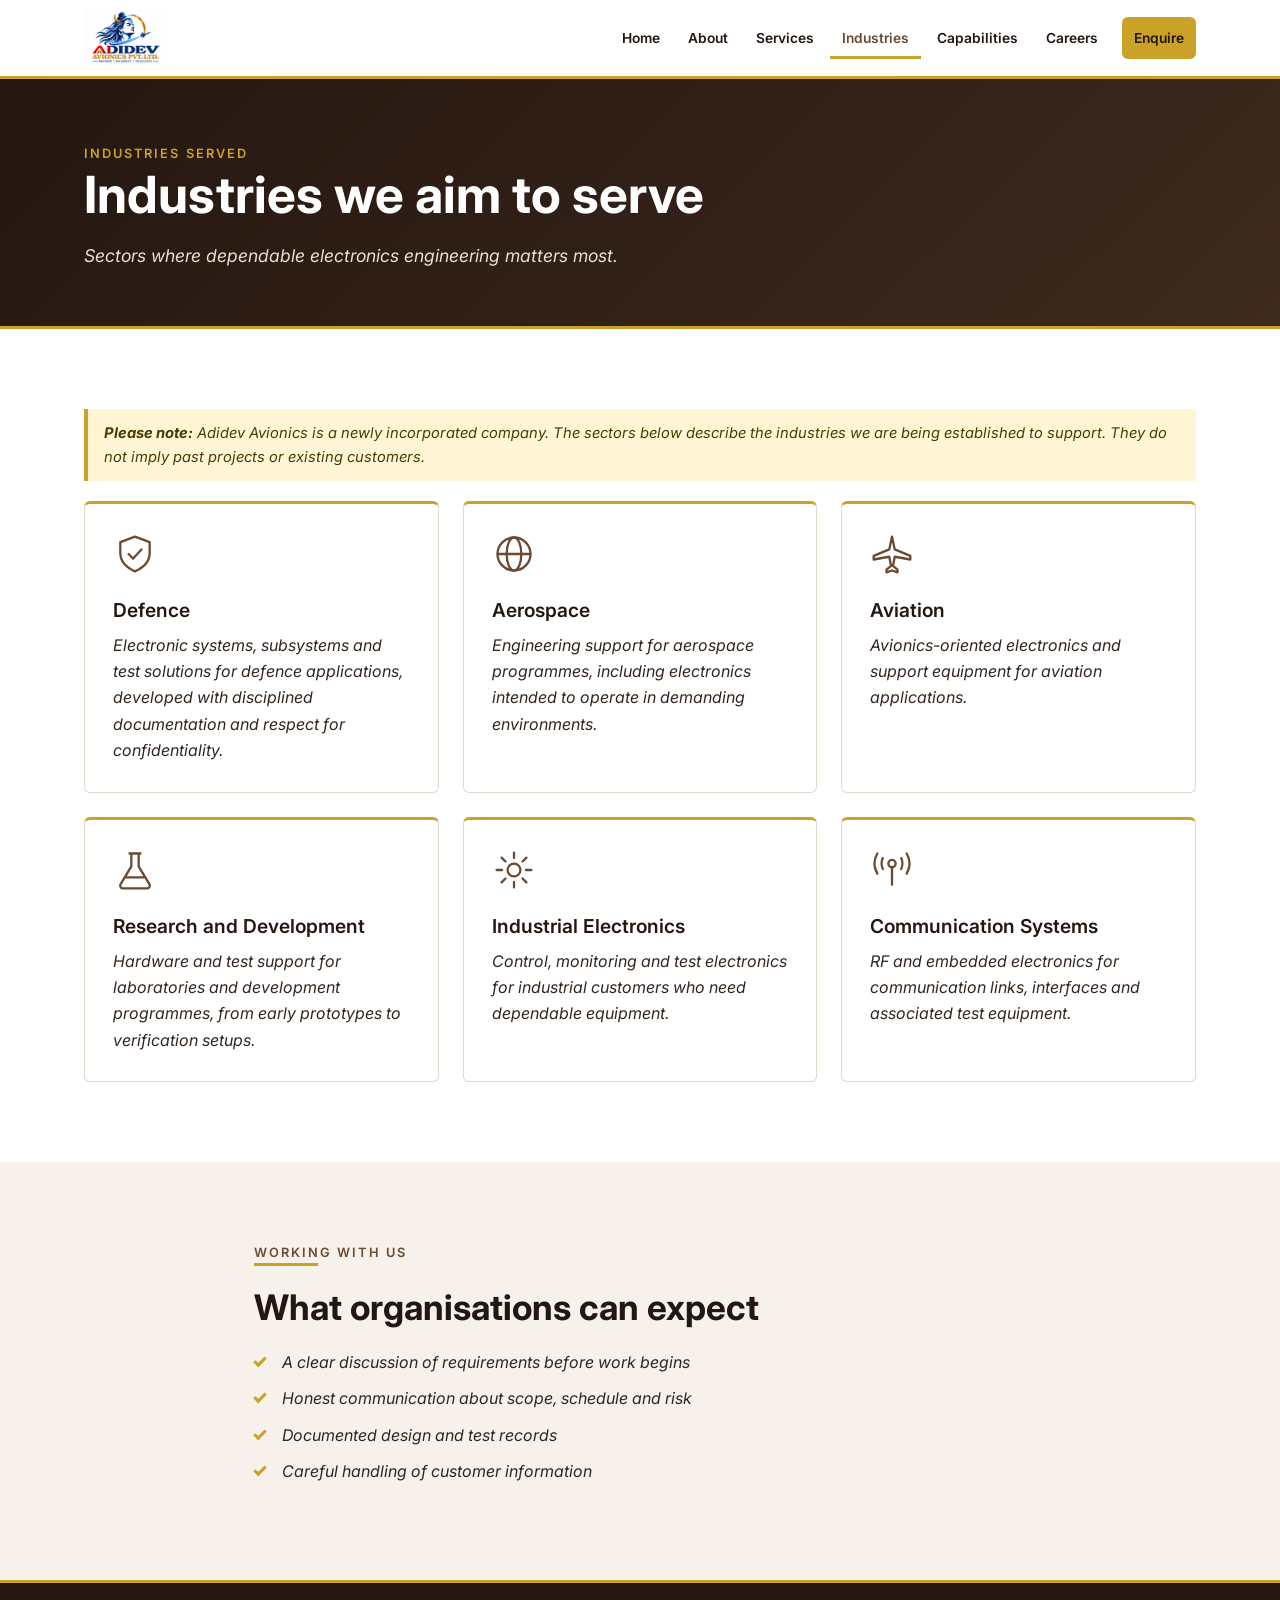
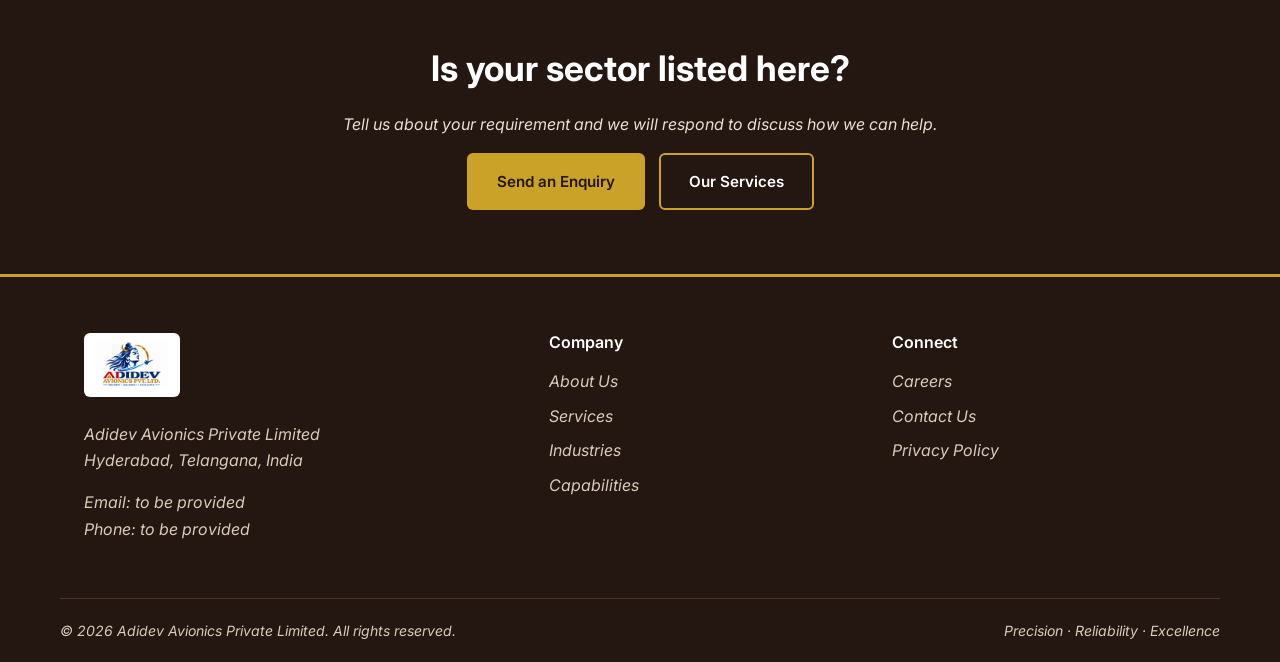
<file: industries.html>
<!DOCTYPE html>
<html lang="en">
<head>
  <meta charset="UTF-8">
  <meta name="viewport" content="width=device-width, initial-scale=1">
  <title>Industries Served | Adidev Avionics Private Limited</title>
  <meta name="description" content="Industries Adidev Avionics Private Limited aims to serve from Hyderabad: defence, aerospace, aviation, research and development, industrial electronics and communication systems.">
  <meta name="theme-color" content="#241610"><link rel="icon" href="icons/favicon.svg" type="image/svg+xml">
  <link rel="canonical" href="https://adidevavionics.com/industries.html">
  <link rel="stylesheet" href="css/style.css">
  <script src="js/main.js" defer></script>
</head>
<body>
  <a class="skip-link" href="#main">Skip to main content</a>

  <header class="site-header">
    <div class="container header-inner">
      <a class="logo-link" href="index.html" aria-label="Adidev Avionics home">
        <img src="images/logo.png" alt="Adidev Avionics Private Limited logo">
      </a>
      <button class="menu-toggle" aria-expanded="false" aria-controls="primary-nav">Menu</button>
      <nav class="primary-nav" id="primary-nav" aria-label="Main navigation">
        <ul class="nav-list">
          <li><a href="index.html">Home</a></li>
          <li><a href="about.html">About</a></li>
          <li><a href="services.html">Services</a></li>
          <li><a href="industries.html" aria-current="page">Industries</a></li>
          <li><a href="capabilities.html">Capabilities</a></li>
          <li><a href="careers.html">Careers</a></li>
          <li class="nav-cta"><a href="contact.html">Enquire</a></li>
        </ul>
      </nav>
    </div>
  </header>

  <main id="main">

    <section class="page-hero">
      <div class="container">
        <span class="eyebrow">Industries Served</span>
        <h1>Industries we aim to serve</h1>
        <p>Sectors where dependable electronics engineering matters most.</p>
      </div>
    </section>

    <section class="section">
      <div class="container">
        <p class="placeholder-note"><strong>Please note:</strong> Adidev Avionics is a newly incorporated company. The sectors below describe the industries we are being established to support. They do not imply past projects or existing customers.</p>
        <div class="grid grid-3">

          <article class="card reveal">
            <svg class="icon" viewBox="0 0 48 48" fill="none" stroke="currentColor" stroke-width="2.5" stroke-linecap="round" stroke-linejoin="round" aria-hidden="true"><path d="M24 5l16 6v12c0 10-7 16-16 20C15 39 8 33 8 23V11z"/><path d="M17 24l5 5 9-10"/></svg>
            <h3>Defence</h3>
            <p>Electronic systems, subsystems and test solutions for defence applications, developed with disciplined documentation and respect for confidentiality.</p>
          </article>

          <article class="card reveal">
            <svg class="icon" viewBox="0 0 48 48" fill="none" stroke="currentColor" stroke-width="2.5" stroke-linecap="round" stroke-linejoin="round" aria-hidden="true"><circle cx="24" cy="24" r="18"/><ellipse cx="24" cy="24" rx="8" ry="18"/><path d="M6 24h36"/></svg>
            <h3>Aerospace</h3>
            <p>Engineering support for aerospace programmes, including electronics intended to operate in demanding environments.</p>
          </article>

          <article class="card reveal">
            <svg class="icon" viewBox="0 0 48 48" fill="none" stroke="currentColor" stroke-width="2.5" stroke-linecap="round" stroke-linejoin="round" aria-hidden="true"><path d="M24 5l3 14 17 7v4l-17-3-2 10 5 4v3l-6-2-6 2v-3l5-4-2-10-17 3v-4l17-7z"/></svg>
            <h3>Aviation</h3>
            <p>Avionics-oriented electronics and support equipment for aviation applications.</p>
          </article>

          <article class="card reveal">
            <svg class="icon" viewBox="0 0 48 48" fill="none" stroke="currentColor" stroke-width="2.5" stroke-linecap="round" stroke-linejoin="round" aria-hidden="true"><path d="M18 6h12M20 6v14L8 40a3 3 0 0 0 3 4h26a3 3 0 0 0 3-4L28 20V6"/><path d="M14 32h20"/></svg>
            <h3>Research and Development</h3>
            <p>Hardware and test support for laboratories and development programmes, from early prototypes to verification setups.</p>
          </article>

          <article class="card reveal">
            <svg class="icon" viewBox="0 0 48 48" fill="none" stroke="currentColor" stroke-width="2.5" stroke-linecap="round" stroke-linejoin="round" aria-hidden="true"><circle cx="24" cy="24" r="7"/><path d="M24 5v6M24 37v6M5 24h6M37 24h6M10.5 10.5l4.2 4.2M33.3 33.3l4.2 4.2M10.5 37.5l4.2-4.2M33.3 14.7l4.2-4.2"/></svg>
            <h3>Industrial Electronics</h3>
            <p>Control, monitoring and test electronics for industrial customers who need dependable equipment.</p>
          </article>

          <article class="card reveal">
            <svg class="icon" viewBox="0 0 48 48" fill="none" stroke="currentColor" stroke-width="2.5" stroke-linecap="round" stroke-linejoin="round" aria-hidden="true"><path d="M24 40V22"/><circle cx="24" cy="17" r="4"/><path d="M14 11a14 14 0 0 0 0 12M34 11a14 14 0 0 1 0 12M8 6a22 22 0 0 0 0 22M40 6a22 22 0 0 1 0 22"/></svg>
            <h3>Communication Systems</h3>
            <p>RF and embedded electronics for communication links, interfaces and associated test equipment.</p>
          </article>

        </div>
      </div>
    </section>

    <section class="section section-alt">
      <div class="container" style="max-width:820px;">
        <div class="reveal">
          <span class="eyebrow" style="color:var(--walnut);">Working with us</span>
          <hr class="gold-rule">
          <h2>What organisations can expect</h2>
          <ul class="check-list">
            <li>A clear discussion of requirements before work begins</li>
            <li>Honest communication about scope, schedule and risk</li>
            <li>Documented design and test records</li>
            <li>Careful handling of customer information</li>
          </ul>
        </div>
      </div>
    </section>

    <section class="cta-band">
      <div class="container reveal">
        <h2>Is your sector listed here?</h2>
        <p>Tell us about your requirement and we will respond to discuss how we can help.</p>
        <div class="hero-actions">
          <a class="btn btn-gold" href="contact.html">Send an Enquiry</a>
          <a class="btn btn-outline" href="services.html">Our Services</a>
        </div>
      </div>
    </section>

  </main>

  <footer class="site-footer">
    <div class="container footer-grid">
      <div>
        <div class="footer-logo"><img src="images/logo.png" alt="Adidev Avionics Private Limited logo"></div>
        <p>Adidev Avionics Private Limited<br>Hyderabad, Telangana, India</p>
        <p>Email: <em>to be provided</em><br>Phone: <em>to be provided</em></p>
      </div>
      <div>
        <h3>Company</h3>
        <ul>
          <li><a href="about.html">About Us</a></li>
          <li><a href="services.html">Services</a></li>
          <li><a href="industries.html">Industries</a></li>
          <li><a href="capabilities.html">Capabilities</a></li>
        </ul>
      </div>
      <div>
        <h3>Connect</h3>
        <ul>
          <li><a href="careers.html">Careers</a></li>
          <li><a href="contact.html">Contact Us</a></li>
          <li><a href="privacy.html">Privacy Policy</a></li>
        </ul>
      </div>
    </div>
    <div class="container footer-bottom">
      <span>&copy; <span id="year">2026</span> Adidev Avionics Private Limited. All rights reserved.</span>
      <span>Precision &middot; Reliability &middot; Excellence</span>
    </div>
  </footer>
</body>
</html>
</file>
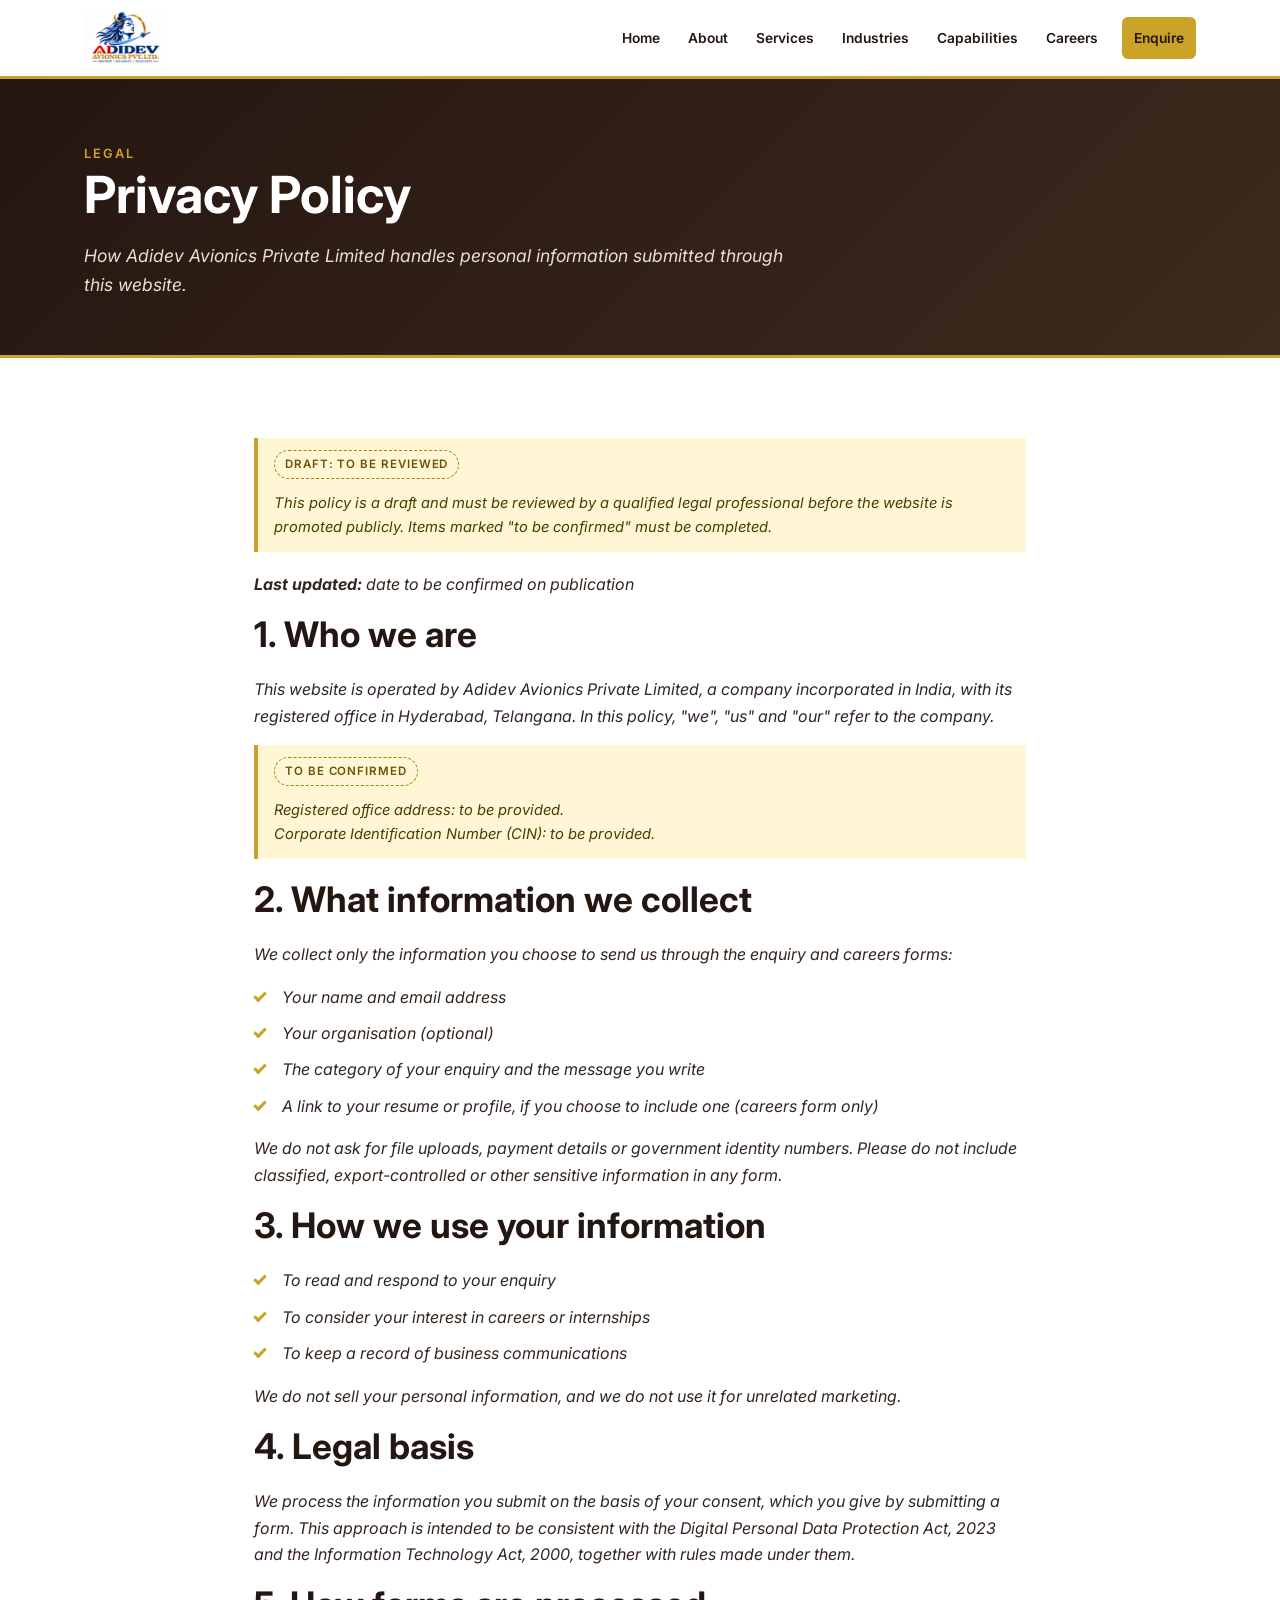
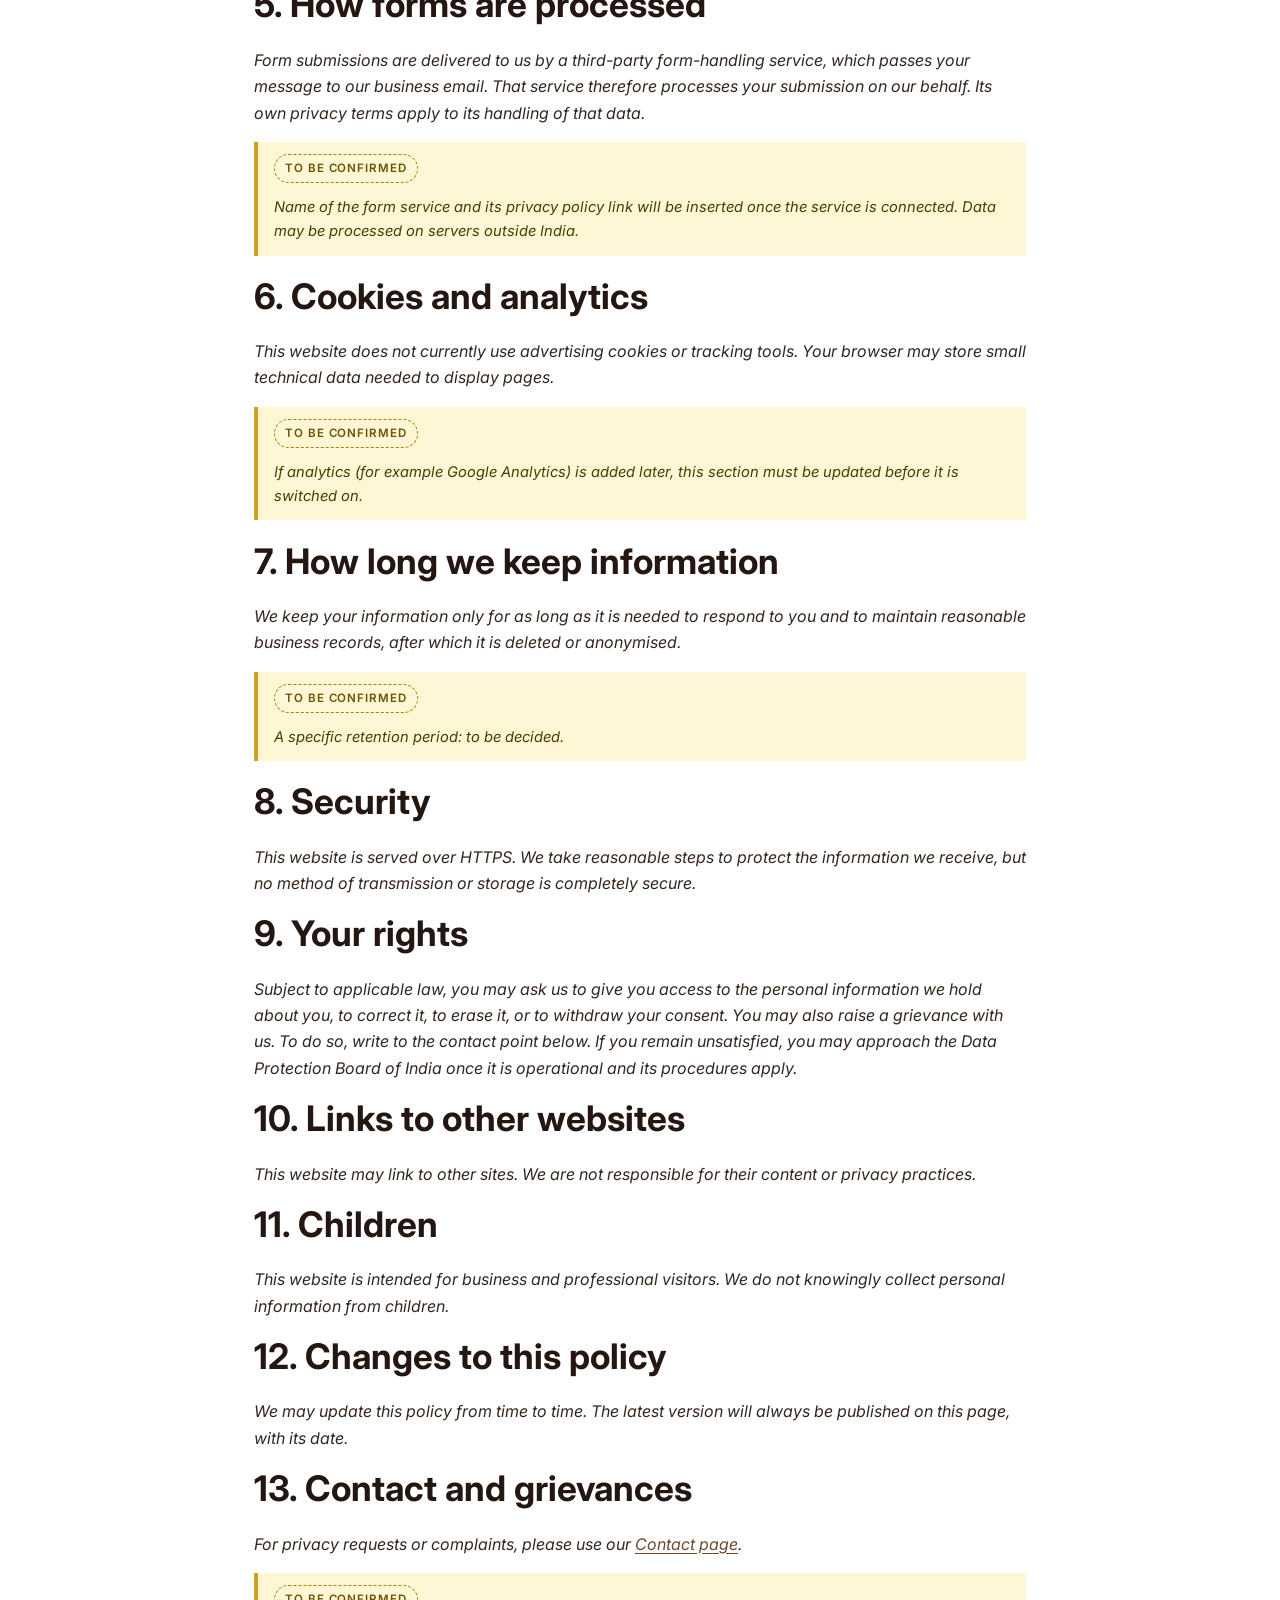
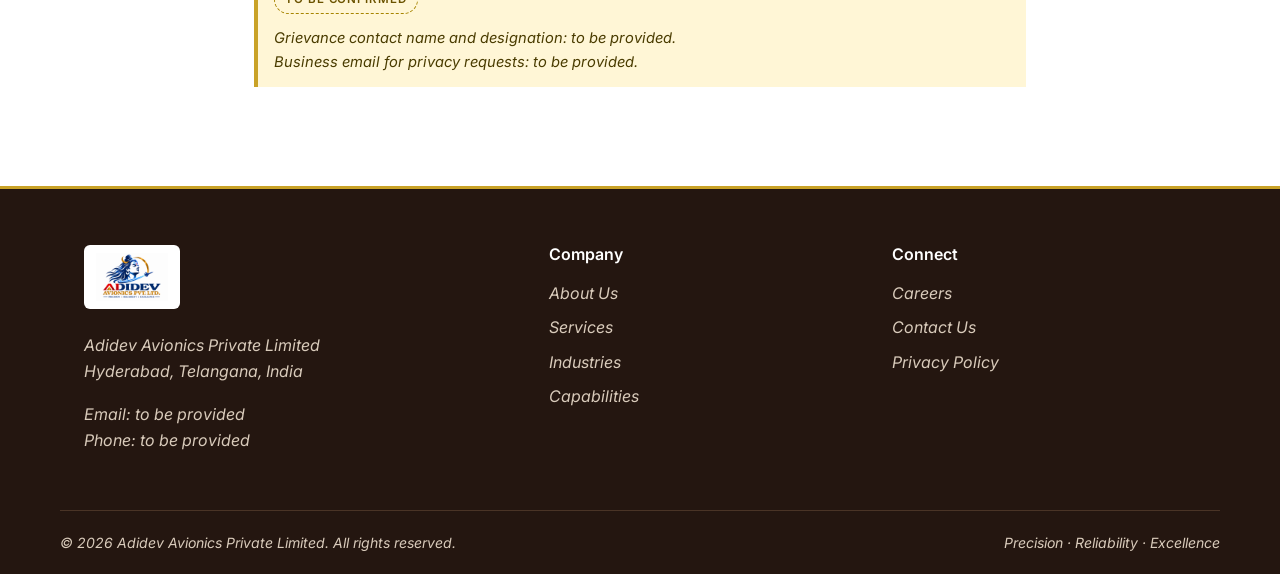
<file: privacy.html>
<!DOCTYPE html>
<html lang="en">
<head>
  <meta charset="UTF-8">
  <meta name="viewport" content="width=device-width, initial-scale=1">
  <title>Privacy Policy | Adidev Avionics Private Limited</title>
  <meta name="description" content="Privacy Policy of Adidev Avionics Private Limited, Hyderabad, India: how we collect, use and protect personal information submitted through this website.">
  <meta name="theme-color" content="#241610"><link rel="icon" href="icons/favicon.svg" type="image/svg+xml">
  <link rel="canonical" href="https://adidevavionics.com/privacy.html">
  <link rel="stylesheet" href="css/style.css">
  <script src="js/main.js" defer></script>
</head>
<body>
  <a class="skip-link" href="#main">Skip to main content</a>

  <header class="site-header">
    <div class="container header-inner">
      <a class="logo-link" href="index.html" aria-label="Adidev Avionics home">
        <img src="images/logo.png" alt="Adidev Avionics Private Limited logo">
      </a>
      <button class="menu-toggle" aria-expanded="false" aria-controls="primary-nav">Menu</button>
      <nav class="primary-nav" id="primary-nav" aria-label="Main navigation">
        <ul class="nav-list">
          <li><a href="index.html">Home</a></li>
          <li><a href="about.html">About</a></li>
          <li><a href="services.html">Services</a></li>
          <li><a href="industries.html">Industries</a></li>
          <li><a href="capabilities.html">Capabilities</a></li>
          <li><a href="careers.html">Careers</a></li>
          <li class="nav-cta"><a href="contact.html">Enquire</a></li>
        </ul>
      </nav>
    </div>
  </header>

  <main id="main">

    <section class="page-hero">
      <div class="container">
        <span class="eyebrow">Legal</span>
        <h1>Privacy Policy</h1>
        <p>How Adidev Avionics Private Limited handles personal information submitted through this website.</p>
      </div>
    </section>

    <section class="section">
      <div class="container" style="max-width:820px;">

        <p class="placeholder-note"><span class="badge badge-tbc">Draft: to be reviewed</span><br>This policy is a draft and must be reviewed by a qualified legal professional before the website is promoted publicly. Items marked "to be confirmed" must be completed.</p>

        <p><strong>Last updated:</strong> <em>date to be confirmed on publication</em></p>

        <h2>1. Who we are</h2>
        <p>This website is operated by Adidev Avionics Private Limited, a company incorporated in India, with its registered office in Hyderabad, Telangana. In this policy, "we", "us" and "our" refer to the company.</p>
        <p class="placeholder-note"><span class="badge badge-tbc">To be confirmed</span><br>Registered office address: <em>to be provided.</em><br>Corporate Identification Number (CIN): <em>to be provided.</em></p>

        <h2>2. What information we collect</h2>
        <p>We collect only the information you choose to send us through the enquiry and careers forms:</p>
        <ul class="check-list">
          <li>Your name and email address</li>
          <li>Your organisation (optional)</li>
          <li>The category of your enquiry and the message you write</li>
          <li>A link to your resume or profile, if you choose to include one (careers form only)</li>
        </ul>
        <p>We do not ask for file uploads, payment details or government identity numbers. Please do not include classified, export-controlled or other sensitive information in any form.</p>

        <h2>3. How we use your information</h2>
        <ul class="check-list">
          <li>To read and respond to your enquiry</li>
          <li>To consider your interest in careers or internships</li>
          <li>To keep a record of business communications</li>
        </ul>
        <p>We do not sell your personal information, and we do not use it for unrelated marketing.</p>

        <h2>4. Legal basis</h2>
        <p>We process the information you submit on the basis of your consent, which you give by submitting a form. This approach is intended to be consistent with the Digital Personal Data Protection Act, 2023 and the Information Technology Act, 2000, together with rules made under them.</p>

        <h2>5. How forms are processed</h2>
        <p>Form submissions are delivered to us by a third-party form-handling service, which passes your message to our business email. That service therefore processes your submission on our behalf. Its own privacy terms apply to its handling of that data.</p>
        <p class="placeholder-note"><span class="badge badge-tbc">To be confirmed</span><br>Name of the form service and its privacy policy link will be inserted once the service is connected. Data may be processed on servers outside India.</p>

        <h2>6. Cookies and analytics</h2>
        <p>This website does not currently use advertising cookies or tracking tools. Your browser may store small technical data needed to display pages.</p>
        <p class="placeholder-note"><span class="badge badge-tbc">To be confirmed</span><br>If analytics (for example Google Analytics) is added later, this section must be updated before it is switched on.</p>

        <h2>7. How long we keep information</h2>
        <p>We keep your information only for as long as it is needed to respond to you and to maintain reasonable business records, after which it is deleted or anonymised.</p>
        <p class="placeholder-note"><span class="badge badge-tbc">To be confirmed</span><br>A specific retention period: <em>to be decided.</em></p>

        <h2>8. Security</h2>
        <p>This website is served over HTTPS. We take reasonable steps to protect the information we receive, but no method of transmission or storage is completely secure.</p>

        <h2>9. Your rights</h2>
        <p>Subject to applicable law, you may ask us to give you access to the personal information we hold about you, to correct it, to erase it, or to withdraw your consent. You may also raise a grievance with us. To do so, write to the contact point below. If you remain unsatisfied, you may approach the Data Protection Board of India once it is operational and its procedures apply.</p>

        <h2>10. Links to other websites</h2>
        <p>This website may link to other sites. We are not responsible for their content or privacy practices.</p>

        <h2>11. Children</h2>
        <p>This website is intended for business and professional visitors. We do not knowingly collect personal information from children.</p>

        <h2>12. Changes to this policy</h2>
        <p>We may update this policy from time to time. The latest version will always be published on this page, with its date.</p>

        <h2>13. Contact and grievances</h2>
        <p>For privacy requests or complaints, please use our <a href="contact.html">Contact page</a>.</p>
        <p class="placeholder-note"><span class="badge badge-tbc">To be confirmed</span><br>Grievance contact name and designation: <em>to be provided.</em><br>Business email for privacy requests: <em>to be provided.</em></p>

      </div>
    </section>

  </main>

  <footer class="site-footer">
    <div class="container footer-grid">
      <div>
        <div class="footer-logo"><img src="images/logo.png" alt="Adidev Avionics Private Limited logo"></div>
        <p>Adidev Avionics Private Limited<br>Hyderabad, Telangana, India</p>
        <p>Email: <em>to be provided</em><br>Phone: <em>to be provided</em></p>
      </div>
      <div>
        <h3>Company</h3>
        <ul>
          <li><a href="about.html">About Us</a></li>
          <li><a href="services.html">Services</a></li>
          <li><a href="industries.html">Industries</a></li>
          <li><a href="capabilities.html">Capabilities</a></li>
        </ul>
      </div>
      <div>
        <h3>Connect</h3>
        <ul>
          <li><a href="careers.html">Careers</a></li>
          <li><a href="contact.html">Contact Us</a></li>
          <li><a href="privacy.html">Privacy Policy</a></li>
        </ul>
      </div>
    </div>
    <div class="container footer-bottom">
      <span>&copy; <span id="year">2026</span> Adidev Avionics Private Limited. All rights reserved.</span>
      <span>Precision &middot; Reliability &middot; Excellence</span>
    </div>
  </footer>
</body>
</html>
</file>
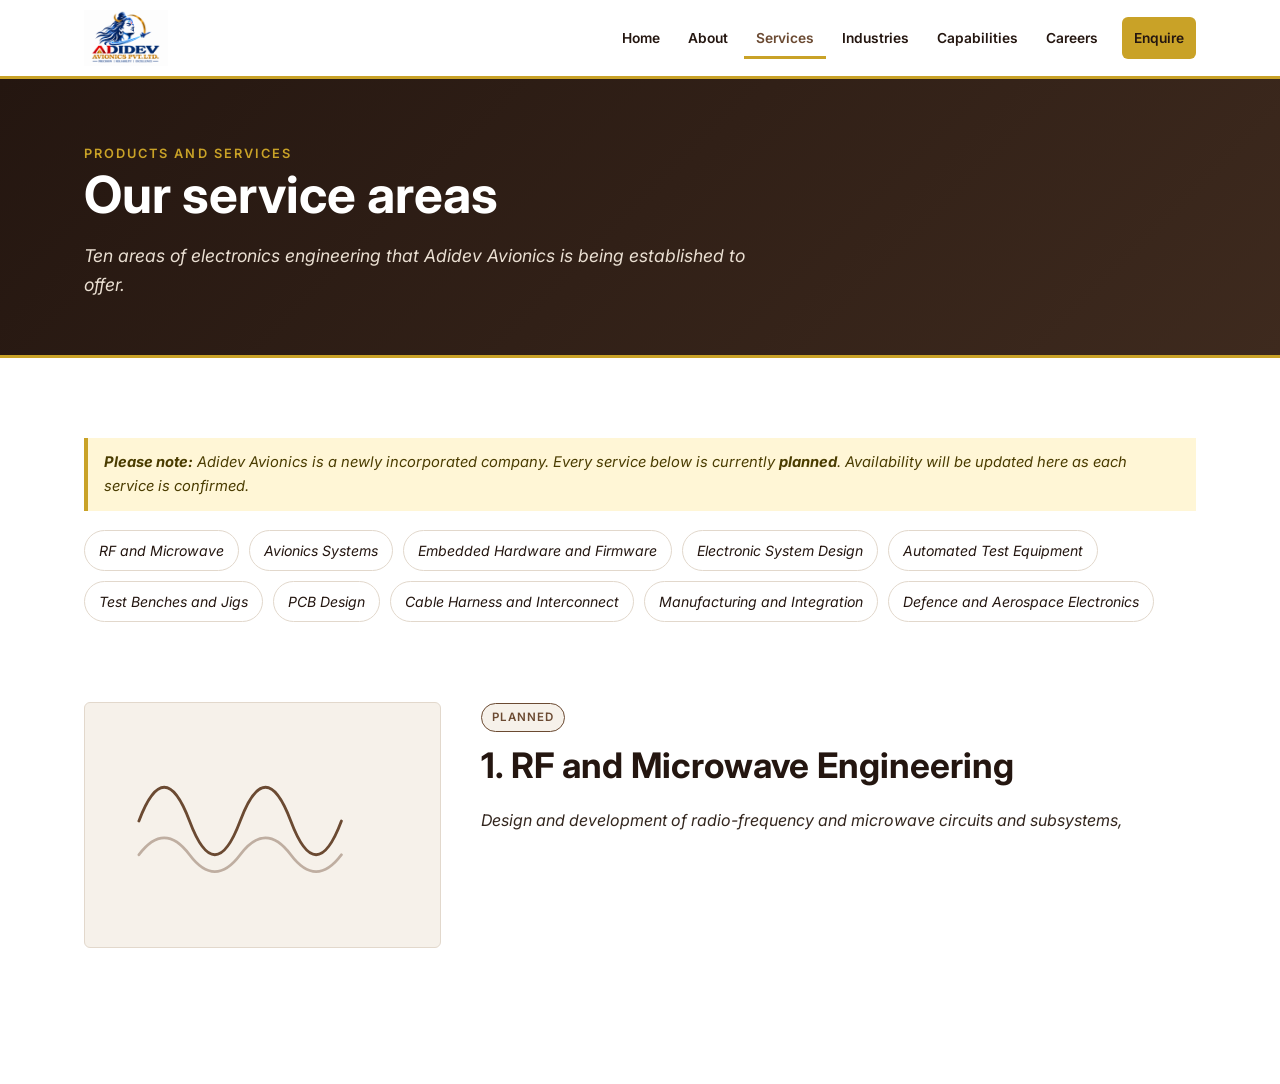
<file: services.html>
<!DOCTYPE html>
<html lang="en">
<head>
  <meta charset="UTF-8">
  <meta name="viewport" content="width=device-width, initial-scale=1">
  <title>Products and Services | Adidev Avionics Private Limited</title>
  <meta name="description" content="Planned service areas of Adidev Avionics Private Limited, Hyderabad: RF and microwave engineering, avionics, embedded systems, ATE, test benches, PCB design, cable harness and electronics manufacturing.">
  <meta name="theme-color" content="#241610"><link rel="icon" href="icons/favicon.svg" type="image/svg+xml">
  <link rel="canonical" href="https://adidevavionics.com/services.html">
  <link rel="stylesheet" href="css/style.css">
  <script src="js/main.js" defer></script>
</head>
<body>
  <a class="skip-link" href="#main">Skip to main content</a>

  <header class="site-header">
    <div class="container header-inner">
      <a class="logo-link" href="index.html" aria-label="Adidev Avionics home">
        <img src="images/logo.png" alt="Adidev Avionics Private Limited logo">
      </a>
      <button class="menu-toggle" aria-expanded="false" aria-controls="primary-nav">Menu</button>
      <nav class="primary-nav" id="primary-nav" aria-label="Main navigation">
        <ul class="nav-list">
          <li><a href="index.html">Home</a></li>
          <li><a href="about.html">About</a></li>
          <li><a href="services.html" aria-current="page">Services</a></li>
          <li><a href="industries.html">Industries</a></li>
          <li><a href="capabilities.html">Capabilities</a></li>
          <li><a href="careers.html">Careers</a></li>
          <li class="nav-cta"><a href="contact.html">Enquire</a></li>
        </ul>
      </nav>
    </div>
  </header>

  <main id="main">

    <section class="page-hero">
      <div class="container">
        <span class="eyebrow">Products and Services</span>
        <h1>Our service areas</h1>
        <p>Ten areas of electronics engineering that Adidev Avionics is being established to offer.</p>
      </div>
    </section>

    <section class="section" style="padding-bottom:24px;">
      <div class="container">
        <p class="placeholder-note"><strong>Please note:</strong> Adidev Avionics is a newly incorporated company. Every service below is currently <strong>planned</strong>. Availability will be updated here as each service is confirmed.</p>
        <h2 class="sr-only" style="position:absolute;left:-9999px;">Jump to a service</h2>
        <ul class="quick-jump" aria-label="Jump to a service">
          <li><a href="#rf">RF and Microwave</a></li>
          <li><a href="#avionics">Avionics Systems</a></li>
          <li><a href="#embedded">Embedded Hardware and Firmware</a></li>
          <li><a href="#system-design">Electronic System Design</a></li>
          <li><a href="#ate">Automated Test Equipment</a></li>
          <li><a href="#test-benches">Test Benches and Jigs</a></li>
          <li><a href="#pcb">PCB Design</a></li>
          <li><a href="#cable">Cable Harness and Interconnect</a></li>
          <li><a href="#manufacturing">Manufacturing and Integration</a></li>
          <li><a href="#defence-aero">Defence and Aerospace Electronics</a></li>
        </ul>
      </div>
    </section>

    <section class="section" style="padding-top:0;">
      <div class="container">

        <article class="service-block" id="rf">
          <div class="service-layout">
            <div class="service-art" aria-hidden="true">
              <svg viewBox="0 0 240 160" fill="none" stroke="currentColor" stroke-width="2.5" stroke-linecap="round" stroke-linejoin="round"><path d="M10 80c15-40 30-40 45 0s30 40 45 0 30-40 45 0 30 40 45 0"/><path d="M10 110c15-20 30-20 45 0s30 20 45 0 30-20 45 0 30 20 45 0" stroke-opacity="0.4"/></svg>
            </div>
            <div>
              <span class="badge badge-planned">Planned</span>
              <h2>1. RF and Microwave Engineering</h2>
              <p>Design and development of radio-frequency and microwave circuits and subsystems,
</file>
<file: css/style.css>
/* ---------- Self-hosted fonts ---------- */
@font-face {
  font-family: "Montserrat";
  src: url("../fonts/montserrat.ttf") format("truetype");
  font-weight: 100 900;
  font-style: normal;
  font-display: swap;
}

@font-face {
  font-family: "Inter";
  src: url("../fonts/inter.ttf") format("truetype");
  font-weight: 100 900;
  font-style: normal;
  font-display: swap;
}

/* ==========================================================
   Adidev Avionics Private Limited: main stylesheet
   Theme: espresso brown and metallic gold
   ========================================================== */

:root {
  --espresso: #241610;
  --brown: #3E2A1E;
  --walnut: #6B4A32;
  --gold: #C9A227;
  --gold-light: #E4C766;
  --white: #FFFFFF;
  --ivory: #F6F1EA;
  --text: #33261E;
  --text-muted: #5E4E43;
  --border: #E2D8CC;

  --font-heading: "Montserrat", "Helvetica Neue", Arial, sans-serif;
  --font-body: "Inter", -apple-system, "Segoe UI", Helvetica, Arial, sans-serif;

  --max-width: 1160px;
  --radius: 6px;
  --shadow: 0 6px 24px rgba(36, 22, 16, 0.10);
}

/* ---------- Reset and base ---------- */
*, *::before, *::after { box-sizing: border-box; }

html { scroll-behavior: smooth; -webkit-text-size-adjust: 100%; }

body {
  margin: 0;
  font-family: var(--font-body);
  font-size: 1rem;
  line-height: 1.65;
  color: var(--text);
  background: var(--white);
}

img { max-width: 100%; height: auto; display: block; }

a { color: var(--walnut); text-decoration: underline; text-underline-offset: 3px; }
a:hover { color: var(--brown); }

h1, h2, h3, h4 {
  font-family: var(--font-heading);
  color: var(--espresso);
  line-height: 1.2;
  margin: 0 0 0.6em;
}
h1 { font-size: clamp(2rem, 4.5vw, 3.2rem); font-weight: 700; }
h2 { font-size: clamp(1.6rem, 3vw, 2.2rem); font-weight: 700; }
h3 { font-size: 1.2rem; font-weight: 600; }

p { margin: 0 0 1em; }

:focus-visible { outline: 3px solid var(--gold); outline-offset: 3px; }

.skip-link {
  position: absolute; left: -999px; top: 0;
  background: var(--gold); color: var(--espresso);
  padding: 10px 16px; z-index: 1000; font-weight: 600;
}
.skip-link:focus { left: 10px; top: 10px; }

.container { width: 100%; max-width: var(--max-width); margin: 0 auto; padding: 0 24px; }

/* ---------- Header and navigation ---------- */
.site-header {
  background: var(--white);
  border-bottom: 3px solid var(--gold);
  position: sticky; top: 0; z-index: 100;
}
.header-inner {
  display: flex; align-items: center; justify-content: space-between;
  gap: 24px; min-height: 76px;
}
.logo-link { display: inline-flex; align-items: center; }
.logo-link img { height: 56px; width: auto; }

.nav-list {
  display: flex; align-items: center; gap: 4px;
  list-style: none; margin: 0; padding: 0;
}
.nav-list a {
  display: block; padding: 10px 12px;
  font-family: var(--font-heading); font-size: 0.86rem; font-weight: 600;
  color: var(--espresso); text-decoration: none; border-radius: var(--radius);
}
.nav-list a:hover { color: var(--walnut); background: var(--ivory); }
.nav-list a[aria-current="page"] { color: var(--walnut); box-shadow: inset 0 -3px 0 var(--gold); border-radius: 0; }
.nav-list .nav-cta a {
  background: var(--gold); color: var(--espresso); margin-left: 8px;
  box-shadow: none; border-radius: var(--radius);
}
.nav-list .nav-cta a:hover { background: var(--gold-light); }

.menu-toggle {
  display: none; background: none; border: 2px solid var(--espresso);
  border-radius: var(--radius); padding: 8px 12px; cursor: pointer;
  font-family: var(--font-heading); font-weight: 600; color: var(--espresso);
}

/* ---------- Buttons ---------- */
.btn {
  display: inline-block; padding: 14px 28px; border-radius: var(--radius);
  font-family: var(--font-heading); font-weight: 600; font-size: 0.95rem;
  text-decoration: none; cursor: pointer; border: 2px solid transparent;
  transition: transform 0.2s ease, background 0.2s ease, color 0.2s ease;
}
.btn:hover { transform: translateY(-2px); }
.btn-gold { background: var(--gold); color: var(--espresso); }
.btn-gold:hover { background: var(--gold-light); color: var(--espresso); }
.btn-outline { border-color: var(--gold); color: var(--white); background: transparent; }
.btn-outline:hover { background: var(--gold); color: var(--espresso); }
.btn-dark { background: var(--espresso); color: var(--white); }
.btn-dark:hover { background: var(--brown); color: var(--white); }

/* ---------- Hero ---------- */
.hero {
  background:
    linear-gradient(rgba(201,162,39,0.06) 1px, transparent 1px) 0 0 / 48px 48px,
    linear-gradient(90deg, rgba(201,162,39,0.06) 1px, transparent 1px) 0 0 / 48px 48px,
    linear-gradient(135deg, var(--espresso) 0%, var(--brown) 100%);
  color: var(--white);
  padding: 96px 0 104px;
}
.hero h1 { color: var(--white); max-width: 18ch; }
.hero .tagline { font-size: 1.2rem; max-width: 56ch; color: #EADFD2; margin-bottom: 2rem; }
.hero .eyebrow { margin-bottom: 1rem; }
.hero-actions { display: flex; flex-wrap: wrap; gap: 14px; }

.page-hero {
  background: linear-gradient(135deg, var(--espresso) 0%, var(--brown) 100%);
  color: var(--white); padding: 64px 0 56px;
  border-bottom: 3px solid var(--gold);
}
.page-hero h1 { color: var(--white); margin-bottom: 0.3em; }
.page-hero p { color: #EADFD2; max-width: 64ch; margin: 0; font-size: 1.1rem; }

.eyebrow {
  display: block; font-family: var(--font-heading);
  font-size: 0.8rem; font-weight: 600; letter-spacing: 0.16em;
  text-transform: uppercase; color: var(--gold);
}

/* ---------- Sections ---------- */
.section { padding: 80px 0; }
.section-alt { background: var(--ivory); }
.section-dark { background: var(--brown); color: #EADFD2; }
.section-dark h2, .section-dark h3 { color: var(--white); }
.section-head { max-width: 720px; margin-bottom: 44px; }
.section-head .eyebrow { color: var(--walnut); }
.section-dark .section-head .eyebrow { color: var(--gold); }
.gold-rule { width: 64px; height: 3px; background: var(--gold); border: 0; margin: 0 0 1.2rem; }

/* ---------- Cards and grids ---------- */
.grid { display: grid; gap: 24px; }
.grid-2 { grid-template-columns: repeat(2, 1fr); }
.grid-3 { grid-template-columns: repeat(3, 1fr); }
.grid-4 { grid-template-columns: repeat(4, 1fr); }

.card {
  background: var(--white); border: 1px solid var(--border);
  border-top: 3px solid var(--gold); border-radius: var(--radius);
  padding: 28px; transition: transform 0.25s ease, box-shadow 0.25s ease;
}
.card:hover { transform: translateY(-4px); box-shadow: var(--shadow); }
.card h3 { margin-bottom: 0.5em; }
.card p:last-child { margin-bottom: 0; }
.card .icon { width: 44px; height: 44px; margin-bottom: 16px; color: var(--walnut); }
.section-dark .card { background: #4A3426; border-color: #5A4333; border-top-color: var(--gold); }
.section-dark .card h3 { color: var(--white); }

.badge {
  display: inline-block; font-family: var(--font-heading);
  font-size: 0.72rem; font-weight: 600; letter-spacing: 0.08em; text-transform: uppercase;
  padding: 4px 10px; border-radius: 999px; margin-bottom: 12px;
}
.badge-planned { background: var(--ivory); color: var(--walnut); border: 1px solid var(--walnut); }
.badge-available { background: var(--espresso); color: var(--gold-light); }
.badge-tbc { background: #FFF6D6; color: #6B5300; border: 1px dashed #A68400; }

.placeholder-note {
  background: #FFF6D6; border-left: 4px solid var(--gold);
  padding: 12px 16px; font-size: 0.92rem; margin: 0 0 1.2rem; color: #4A3C00;
}

/* ---------- Lists ---------- */
.check-list { list-style: none; padding: 0; margin: 0 0 1em; }
.check-list li { position: relative; padding-left: 28px; margin-bottom: 10px; }
.check-list li::before {
  content: ""; position: absolute; left: 0; top: 0.5em;
  width: 12px; height: 7px; border-left: 3px solid var(--gold); border-bottom: 3px solid var(--gold);
  transform: rotate(-45deg);
}

/* ---------- Service sections ---------- */
.quick-jump { display: flex; flex-wrap: wrap; gap: 10px; margin: 0; padding: 0; list-style: none; }
.quick-jump a {
  display: block; padding: 8px 14px; border: 1px solid var(--border); border-radius: 999px;
  font-size: 0.88rem; text-decoration: none; background: var(--white); color: var(--espresso);
}
.quick-jump a:hover { border-color: var(--gold); background: var(--ivory); }
.service-block { padding: 56px 0; border-bottom: 1px solid var(--border); scroll-margin-top: 96px; }
.service-block:last-of-type { border-bottom: 0; }
.service-layout { display: grid; grid-template-columns: 1fr 2fr; gap: 40px; align-items: start; }
.service-art { background: var(--ivory); border: 1px solid var(--border); border-radius: var(--radius); padding: 28px; color: var(--walnut); }
.service-art svg { width: 100%; height: auto; max-height: 180px; }

/* ---------- Forms ---------- */
.form-grid { display: grid; grid-template-columns: repeat(2, 1fr); gap: 20px; }
.form-field { display: flex; flex-direction: column; }
.form-field.full { grid-column: 1 / -1; }
label { font-weight: 600; font-size: 0.92rem; margin-bottom: 6px; color: var(--espresso); }
input, select, textarea {
  font: inherit; color: var(--text); padding: 12px 14px;
  border: 1px solid #B9A998; border-radius: var(--radius); background: var(--white);
}
input:focus, select:focus, textarea:focus { outline: 3px solid var(--gold); outline-offset: 1px; border-color: var(--walnut); }
textarea { min-height: 150px; resize: vertical; }
.hp-field { position: absolute; left: -9999px; height: 0; overflow: hidden; }
.form-status { margin-top: 16px; font-weight: 600; }

/* ---------- Map and contact ---------- */
.map-frame { width: 100%; height: 340px; border: 0; border-radius: var(--radius); }
.contact-list { list-style: none; padding: 0; margin: 0; }
.contact-list li { margin-bottom: 14px; }

/* ---------- Call to action band ---------- */
.cta-band { background: var(--espresso); color: #EADFD2; text-align: center; padding: 64px 0; border-top: 3px solid var(--gold); }
.cta-band h2 { color: var(--white); }
.cta-band .hero-actions { justify-content: center; }

/* ---------- Footer ---------- */
.site-footer { background: var(--espresso); color: #D9CBBB; padding: 56px 0 0; border-top: 3px solid var(--gold); }
.footer-grid { display: grid; grid-template-columns: 1.4fr 1fr 1fr; gap: 40px; padding-bottom: 40px; }
.site-footer h3 { color: var(--white); font-size: 1rem; margin-bottom: 1em; }
.site-footer a { color: #D9CBBB; text-decoration: none; }
.site-footer a:hover { color: var(--gold-light); text-decoration: underline; }
.site-footer ul { list-style: none; padding: 0; margin: 0; }
.site-footer li { margin-bottom: 8px; }
.footer-logo { background: var(--white); display: inline-block; padding: 8px 12px; border-radius: var(--radius); margin-bottom: 16px; }
.footer-logo img { height: 48px; width: auto; }
.footer-bottom { border-top: 1px solid #4A3426; padding: 20px 0; font-size: 0.88rem; display: flex; flex-wrap: wrap; justify-content: space-between; gap: 8px; }

/* ---------- Fade-in on scroll (disabled for reduced-motion users) ---------- */
.js .reveal { opacity: 0; transform: translateY(18px); transition: opacity 0.6s ease, transform 0.6s ease; }
.js .reveal.visible { opacity: 1; transform: none; }

@media (prefers-reduced-motion: reduce) {
  html { scroll-behavior: auto; }
  .js .reveal { opacity: 1; transform: none; transition: none; }
  .btn, .card { transition: none; }
  .btn:hover, .card:hover { transform: none; }
}

/* ---------- Tablet ---------- */
@media (max-width: 960px) {
  .grid-4 { grid-template-columns: repeat(2, 1fr); }
  .grid-3 { grid-template-columns: repeat(2, 1fr); }
  .service-layout { grid-template-columns: 1fr; }
  .footer-grid { grid-template-columns: 1fr 1fr; }
}

/* ---------- Mobile ---------- */
@media (max-width: 820px) {
  .menu-toggle { display: inline-block; }
  .primary-nav { display: none; position: absolute; left: 0; right: 0; top: 100%; background: var(--white); border-bottom: 3px solid var(--gold); box-shadow: var(--shadow); }
  .primary-nav.open { display: block; }
  .nav-list { flex-direction: column; align-items: stretch; padding: 12px 24px 20px; gap: 0; }
  .nav-list a { padding: 14px 8px; border-bottom: 1px solid var(--border); border-radius: 0; }
  .nav-list a[aria-current="page"] { box-shadow: none; border-left: 4px solid var(--gold); padding-left: 12px; }
  .nav-list .nav-cta a { margin: 14px 0 0; text-align: center; border-bottom: 0; }
}
@media (max-width: 640px) {
  .grid-2, .grid-3, .grid-4, .form-grid, .footer-grid { grid-template-columns: 1fr; }
  .section { padding: 56px 0; }
  .hero { padding: 64px 0 72px; }
  .logo-link img { height: 46px; }
}
</file>
